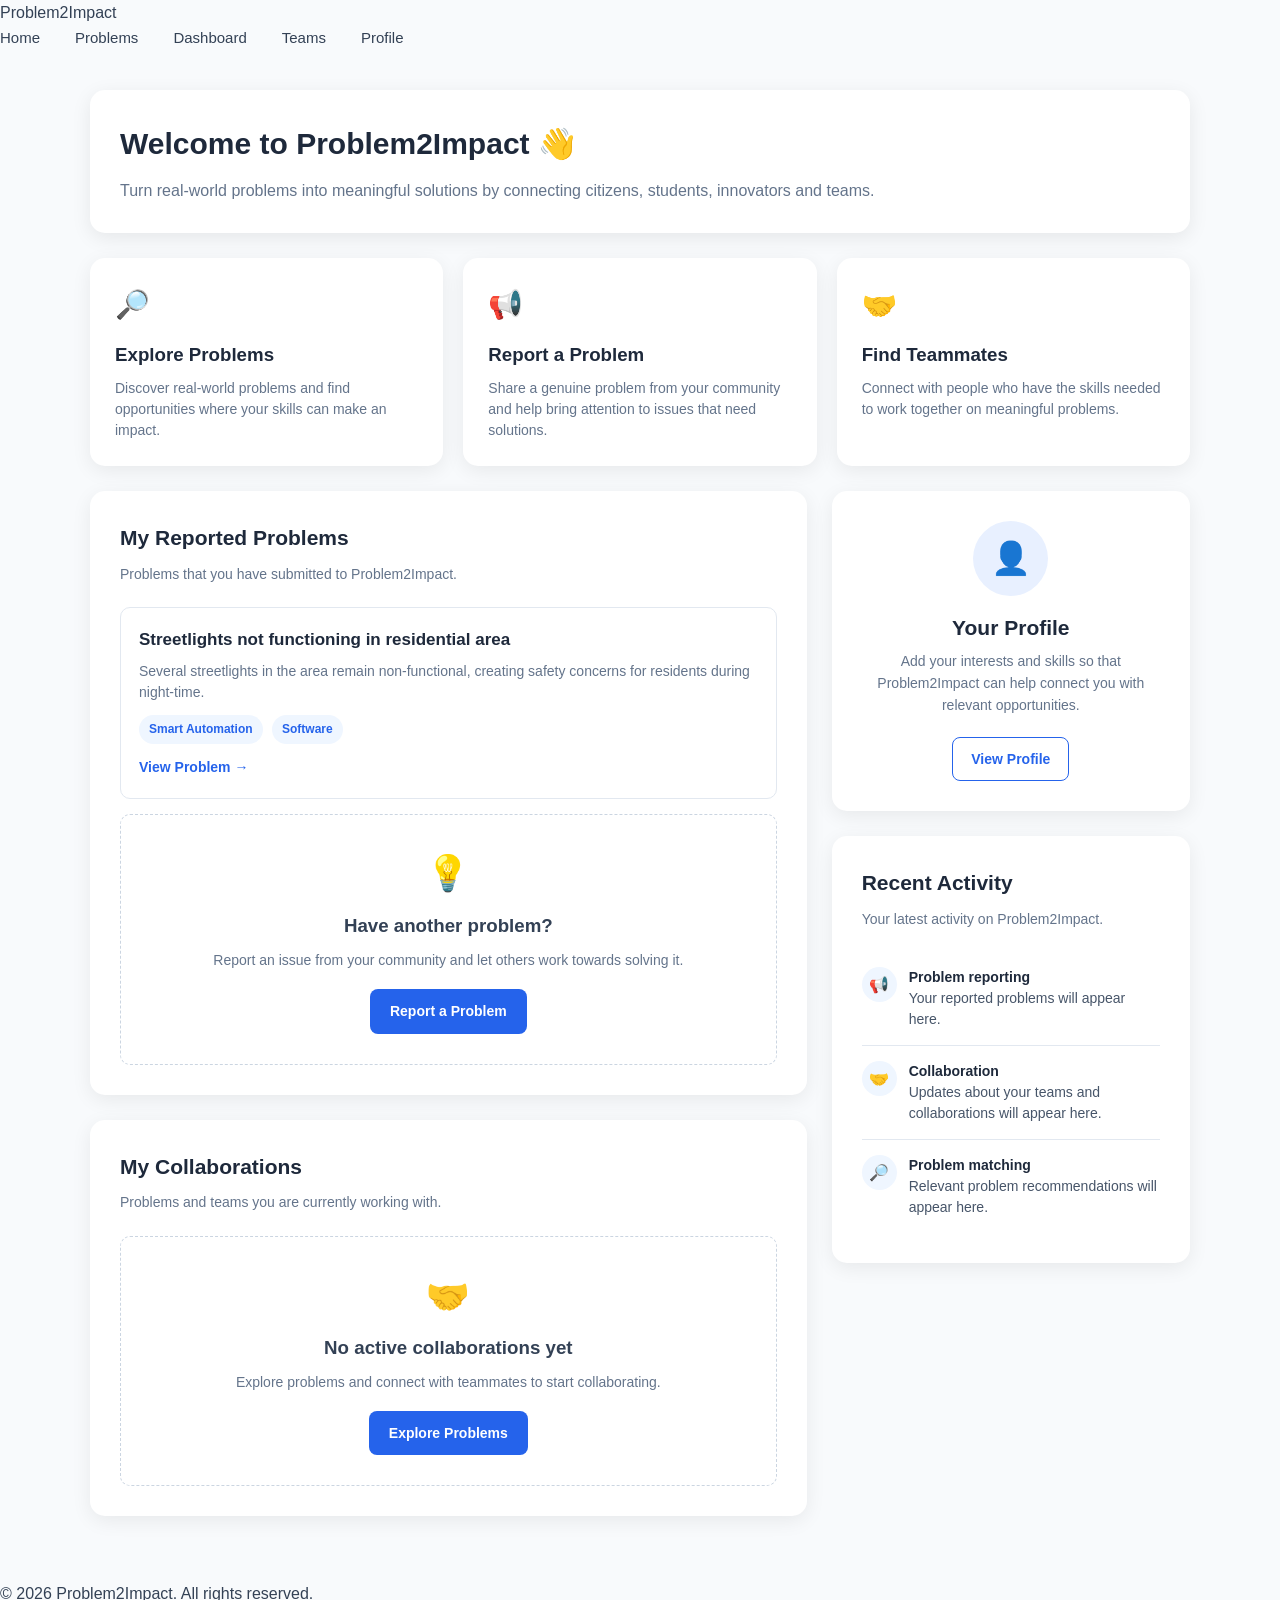
<file: frontend/dashboard.html>
<!DOCTYPE html>
<html lang="en">

<head>
    <meta charset="UTF-8">
    <meta name="viewport" content="width=device-width, initial-scale=1.0">

    <title>Dashboard | Problem2Impact</title>

    <link rel="stylesheet" href="css/style.css">

    <style>

        /* ================================
           DASHBOARD PAGE
        ================================= */

        .dashboard-container {
            max-width: 1150px;
            margin: 40px auto;
            padding: 0 25px;
        }

        /* ================================
           WELCOME SECTION
        ================================= */

        .welcome-section {
            background: white;
            padding: 30px;
            border-radius: 15px;
            box-shadow: 0 5px 20px rgba(0, 0, 0, 0.08);
            margin-bottom: 25px;
        }

        .welcome-section h1 {
            margin: 0 0 10px;
            color: #1e293b;
            font-size: 30px;
        }

        .welcome-section p {
            margin: 0;
            color: #64748b;
            line-height: 1.6;
        }


        /* ================================
           QUICK ACTIONS
        ================================= */

        .quick-actions {
            display: grid;
            grid-template-columns: repeat(3, 1fr);
            gap: 20px;
            margin-bottom: 25px;
        }

        .action-card {
            background: white;
            padding: 25px;
            border-radius: 15px;
            text-decoration: none;
            box-shadow: 0 5px 20px rgba(0, 0, 0, 0.07);
            transition: transform 0.2s ease,
                        box-shadow 0.2s ease;
        }

        .action-card:hover {
            transform: translateY(-3px);
            box-shadow: 0 8px 25px rgba(0, 0, 0, 0.10);
        }

        .action-icon {
            font-size: 28px;
            margin-bottom: 12px;
        }

        .action-card h3 {
            margin: 0 0 8px;
            color: #1e293b;
        }

        .action-card p {
            margin: 0;
            color: #64748b;
            font-size: 14px;
            line-height: 1.5;
        }


        /* ================================
           DASHBOARD GRID
        ================================= */

        .dashboard-grid {
            display: grid;
            grid-template-columns: 2fr 1fr;
            gap: 25px;
        }


        /* ================================
           DASHBOARD CARD
        ================================= */

        .dashboard-card {
            background: white;
            padding: 30px;
            border-radius: 15px;
            box-shadow: 0 5px 20px rgba(0, 0, 0, 0.07);
            margin-bottom: 25px;
        }

        .dashboard-card h2 {
            color: #1e293b;
            margin: 0 0 8px;
            font-size: 21px;
        }

        .card-description {
            color: #64748b;
            font-size: 14px;
            margin-bottom: 22px;
        }


        /* ================================
           PROBLEM ITEM
        ================================= */

        .problem-item {
            padding: 18px;
            border: 1px solid #e2e8f0;
            border-radius: 10px;
            margin-bottom: 15px;
        }

        .problem-item:last-child {
            margin-bottom: 0;
        }

        .problem-item h3 {
            margin: 0 0 8px;
            color: #1e293b;
            font-size: 17px;
        }

        .problem-item p {
            color: #64748b;
            font-size: 14px;
            line-height: 1.5;
            margin-bottom: 12px;
        }

        .problem-tag {
            display: inline-block;
            padding: 5px 10px;
            background: #eff6ff;
            color: #2563eb;
            border-radius: 15px;
            font-size: 12px;
            font-weight: 600;
            margin-right: 5px;
        }

        .view-link {
            display: inline-block;
            margin-top: 12px;
            color: #2563eb;
            text-decoration: none;
            font-size: 14px;
            font-weight: 600;
        }

        .view-link:hover {
            text-decoration: underline;
        }


        /* ================================
           EMPTY STATE
        ================================= */

        .empty-state {
            padding: 30px 20px;
            text-align: center;
            border: 1px dashed #cbd5e1;
            border-radius: 10px;
        }

        .empty-state-icon {
            font-size: 35px;
            margin-bottom: 10px;
        }

        .empty-state h3 {
            margin: 0 0 8px;
            color: #334155;
        }

        .empty-state p {
            color: #64748b;
            font-size: 14px;
            margin-bottom: 18px;
        }

        .primary-btn {
            display: inline-block;
            padding: 11px 20px;
            background: #2563eb;
            color: white;
            border-radius: 8px;
            text-decoration: none;
            font-size: 14px;
            font-weight: 600;
        }

        .primary-btn:hover {
            background: #1d4ed8;
        }


        /* ================================
           ACTIVITY
        ================================= */

        .activity-item {
            display: flex;
            gap: 12px;
            padding: 15px 0;
            border-bottom: 1px solid #e2e8f0;
        }

        .activity-item:last-child {
            border-bottom: none;
        }

        .activity-icon {
            width: 35px;
            height: 35px;
            display: flex;
            align-items: center;
            justify-content: center;
            background: #eff6ff;
            border-radius: 50%;
            flex-shrink: 0;
        }

        .activity-text {
            color: #475569;
            font-size: 14px;
            line-height: 1.5;
        }

        .activity-text strong {
            color: #1e293b;
        }


        /* ================================
           PROFILE CARD
        ================================= */

        .profile-card {
            text-align: center;
        }

        .profile-icon {
            width: 75px;
            height: 75px;
            margin: 0 auto 15px;
            border-radius: 50%;
            background: #e8f0ff;
            display: flex;
            align-items: center;
            justify-content: center;
            font-size: 32px;
        }

        .profile-card h2 {
            margin-bottom: 5px;
        }

        .profile-card p {
            color: #64748b;
            font-size: 14px;
            margin-bottom: 20px;
        }

        .secondary-btn {
            display: inline-block;
            padding: 10px 18px;
            border: 1px solid #2563eb;
            color: #2563eb;
            border-radius: 8px;
            text-decoration: none;
            font-size: 14px;
            font-weight: 600;
        }

        .secondary-btn:hover {
            background: #eff6ff;
        }


        /* ================================
           RESPONSIVE DESIGN
        ================================= */

        @media (max-width: 900px) {

            .quick-actions {
                grid-template-columns: 1fr;
            }

            .dashboard-grid {
                grid-template-columns: 1fr;
            }
        }

        @media (max-width: 600px) {

            .dashboard-container {
                padding: 0 15px;
            }

            .welcome-section,
            .dashboard-card,
            .action-card {
                padding: 22px;
            }

            .welcome-section h1 {
                font-size: 25px;
            }
        }

    </style>

</head>


<body>


    <!-- ================================
         NAVIGATION
    ================================= -->

    <header>

        <nav>

            <div class="logo">
                Problem2Impact
            </div>

            <div class="nav-links">

                <a href="index.html">
                    Home
                </a>

                <a href="problems.html">
                    Problems
                </a>

                <a href="dashboard.html">
                    Dashboard
                </a>

                <a href="teams.html">
                    Teams
                </a>

                <a href="profile.html">
                    Profile
                </a>

            </div>

        </nav>

    </header>


    <!-- ================================
         MAIN DASHBOARD
    ================================= -->

    <main class="dashboard-container">


        <!-- Welcome -->

        <section class="welcome-section">

            <h1>
                Welcome to Problem2Impact 👋
            </h1>

            <p>
                Turn real-world problems into meaningful solutions by
                connecting citizens, students, innovators and teams.
            </p>

        </section>


        <!-- ================================
             QUICK ACTIONS
        ================================= -->

        <section class="quick-actions">


            <!-- Browse Problems -->

            <a
                href="problems.html"
                class="action-card"
            >

                <div class="action-icon">
                    🔎
                </div>

                <h3>
                    Explore Problems
                </h3>

                <p>
                    Discover real-world problems and find opportunities
                    where your skills can make an impact.
                </p>

            </a>


            <!-- Post Problem -->

            <a
                href="post-problem.html"
                class="action-card"
            >

                <div class="action-icon">
                    📢
                </div>

                <h3>
                    Report a Problem
                </h3>

                <p>
                    Share a genuine problem from your community and
                    help bring attention to issues that need solutions.
                </p>

            </a>


            <!-- Find Team -->

            <a
                href="teams.html"
                class="action-card"
            >

                <div class="action-icon">
                    🤝
                </div>

                <h3>
                    Find Teammates
                </h3>

                <p>
                    Connect with people who have the skills needed to
                    work together on meaningful problems.
                </p>

            </a>


        </section>


        <!-- ================================
             DASHBOARD CONTENT
        ================================= -->

        <section class="dashboard-grid">


            <!-- ================================
                 LEFT COLUMN
            ================================= -->

            <div>


                <!-- My Problems -->

                <div class="dashboard-card">

                    <h2>
                        My Reported Problems
                    </h2>

                    <p class="card-description">
                        Problems that you have submitted to Problem2Impact.
                    </p>


                    <!-- Example problem -->

                    <div class="problem-item">

                        <h3>
                            Streetlights not functioning in residential area
                        </h3>

                        <p>
                            Several streetlights in the area remain
                            non-functional, creating safety concerns for
                            residents during night-time.
                        </p>

                        <span class="problem-tag">
                            Smart Automation
                        </span>

                        <span class="problem-tag">
                            Software
                        </span>

                        <br>

                        <a
                            href="problem-details.html"
                            class="view-link"
                        >
                            View Problem →
                        </a>

                    </div>


                    <!-- Empty/placeholder information -->

                    <div class="empty-state">

                        <div class="empty-state-icon">
                            💡
                        </div>

                        <h3>
                            Have another problem?
                        </h3>

                        <p>
                            Report an issue from your community and
                            let others work towards solving it.
                        </p>

                        <a
                            href="post-problem.html"
                            class="primary-btn"
                        >
                            Report a Problem
                        </a>

                    </div>

                </div>


                <!-- ================================
                     COLLABORATION
                ================================= -->

                <div class="dashboard-card">

                    <h2>
                        My Collaborations
                    </h2>

                    <p class="card-description">
                        Problems and teams you are currently working with.
                    </p>


                    <div class="empty-state">

                        <div class="empty-state-icon">
                            🤝
                        </div>

                        <h3>
                            No active collaborations yet
                        </h3>

                        <p>
                            Explore problems and connect with teammates
                            to start collaborating.
                        </p>

                        <a
                            href="problems.html"
                            class="primary-btn"
                        >
                            Explore Problems
                        </a>

                    </div>

                </div>


            </div>


            <!-- ================================
                 RIGHT COLUMN
            ================================= -->

            <div>


                <!-- Profile -->

                <div class="dashboard-card profile-card">

                    <div class="profile-icon">
                        👤
                    </div>

                    <h2>
                        Your Profile
                    </h2>

                    <p>
                        Add your interests and skills so that
                        Problem2Impact can help connect you with
                        relevant opportunities.
                    </p>

                    <a
                        href="profile.html"
                        class="secondary-btn"
                    >
                        View Profile
                    </a>

                </div>


                <!-- Recent Activity -->

                <div class="dashboard-card">

                    <h2>
                        Recent Activity
                    </h2>

                    <p class="card-description">
                        Your latest activity on Problem2Impact.
                    </p>


                    <div class="activity-item">

                        <div class="activity-icon">
                            📢
                        </div>

                        <div class="activity-text">

                            <strong>
                                Problem reporting
                            </strong>

                            <br>

                            Your reported problems will appear here.

                        </div>

                    </div>


                    <div class="activity-item">

                        <div class="activity-icon">
                            🤝
                        </div>

                        <div class="activity-text">

                            <strong>
                                Collaboration
                            </strong>

                            <br>

                            Updates about your teams and collaborations
                            will appear here.

                        </div>

                    </div>


                    <div class="activity-item">

                        <div class="activity-icon">
                            🔎
                        </div>

                        <div class="activity-text">

                            <strong>
                                Problem matching
                            </strong>

                            <br>

                            Relevant problem recommendations will
                            appear here.

                        </div>

                    </div>

                </div>


            </div>

        </section>


    </main>


    <!-- ================================
         FOOTER
    ================================= -->

    <footer>

        <p>
            © 2026 Problem2Impact. All rights reserved.
        </p>

    </footer>


</body>

</html>
</file>
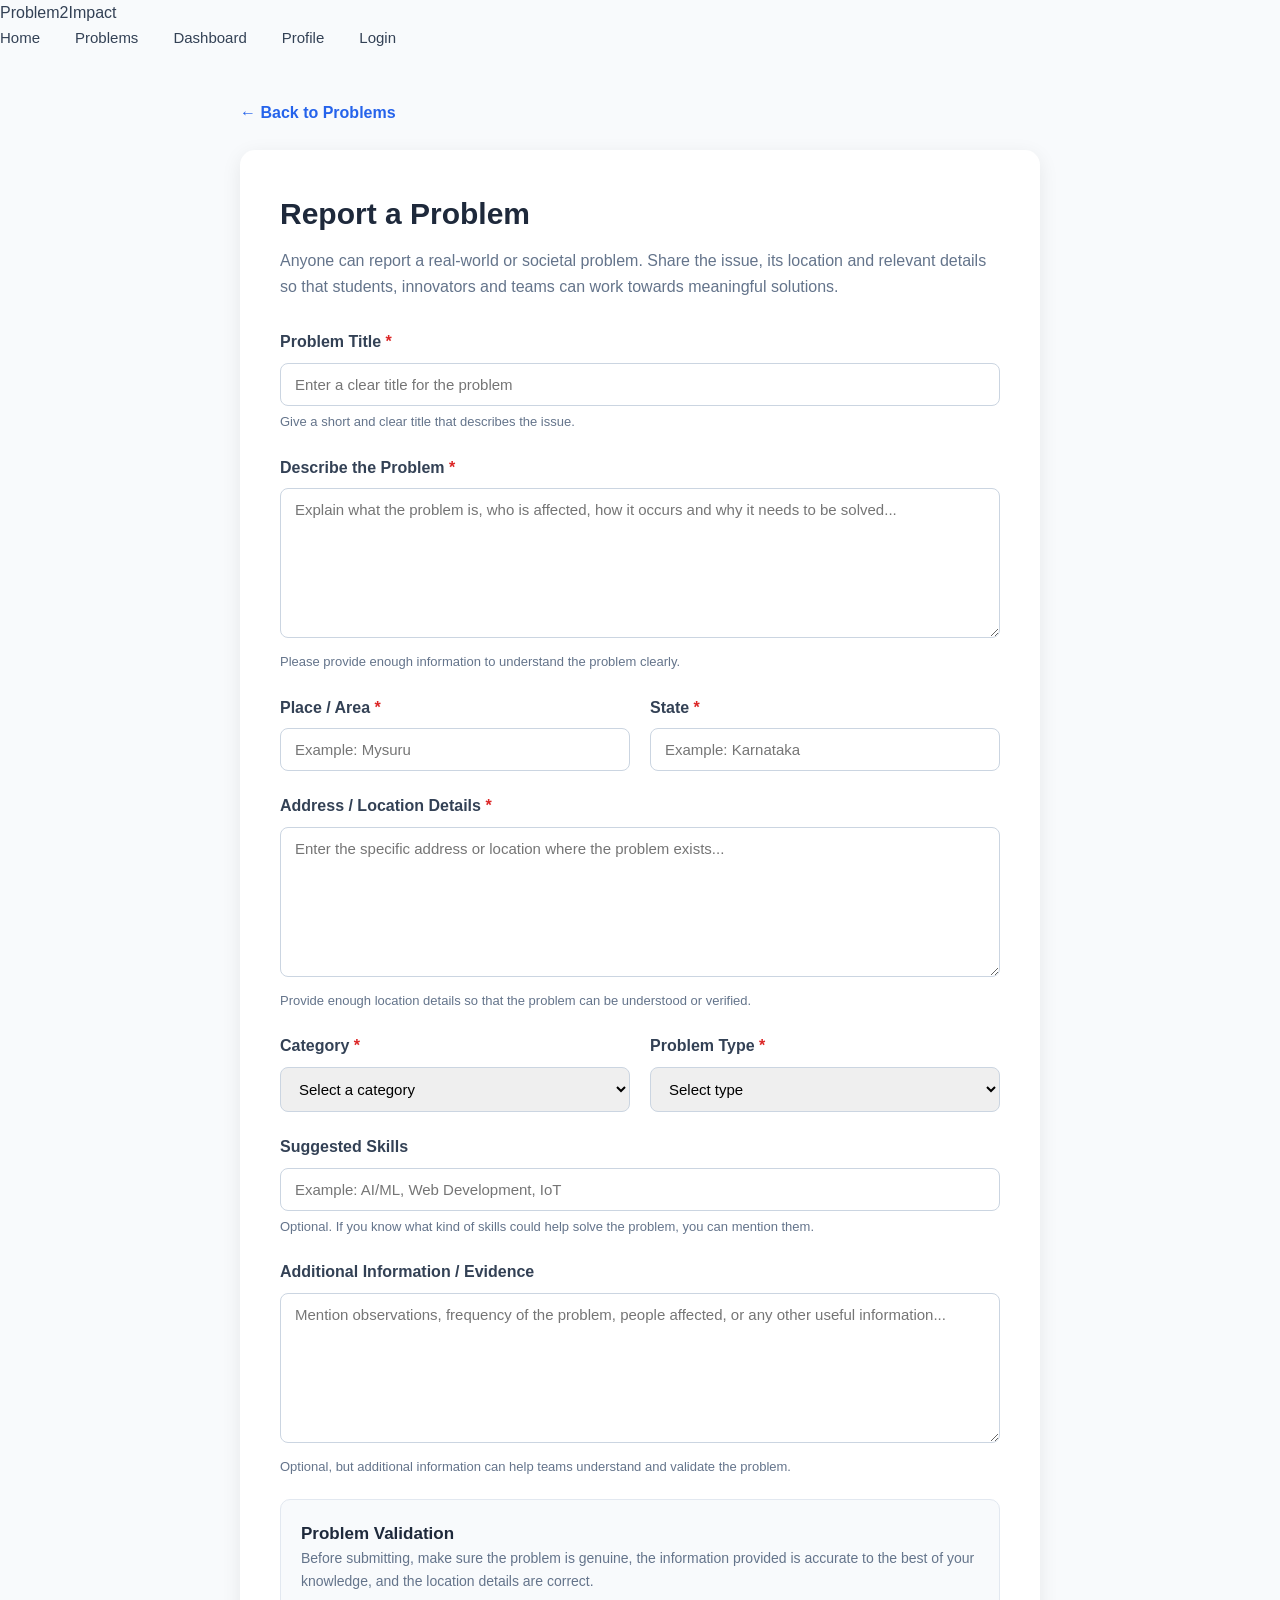
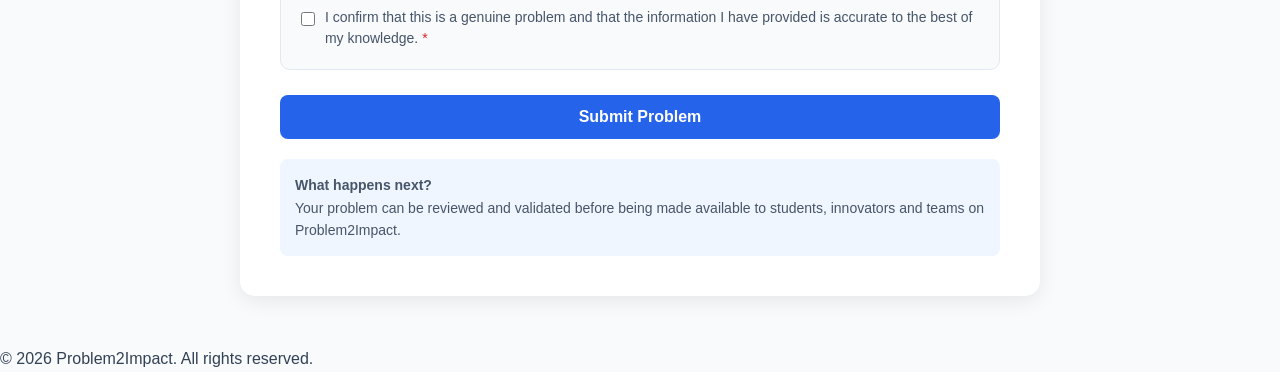
<file: frontend/post-problem.html>
<!DOCTYPE html>
<html lang="en">

<head>
    <meta charset="UTF-8">
    <meta name="viewport" content="width=device-width, initial-scale=1.0">

    <title>Post a Problem | Problem2Impact</title>

    <link rel="stylesheet" href="css/style.css">

    <style>

        /* ================================
           POST PROBLEM PAGE
        ================================= */

        .post-container {
            max-width: 850px;
            margin: 50px auto;
            padding: 0 25px;
        }

        .back-link {
            display: inline-block;
            margin-bottom: 25px;
            color: #2563eb;
            text-decoration: none;
            font-weight: 600;
        }

        .back-link:hover {
            text-decoration: underline;
        }

        .form-card {
            background: white;
            padding: 40px;
            border-radius: 15px;
            box-shadow: 0 5px 20px rgba(0, 0, 0, 0.08);
        }

        .form-card h1 {
            font-size: 30px;
            color: #1e293b;
            margin-bottom: 10px;
        }

        .form-description {
            color: #64748b;
            line-height: 1.6;
            margin-bottom: 30px;
        }

        .form-group {
            margin-bottom: 22px;
        }

        .form-group label {
            display: block;
            margin-bottom: 8px;
            color: #334155;
            font-weight: 600;
        }

        .required {
            color: #dc2626;
        }

        .form-group input,
        .form-group textarea,
        .form-group select {
            width: 100%;
            padding: 12px 14px;
            border: 1px solid #cbd5e1;
            border-radius: 8px;
            font-size: 15px;
            font-family: inherit;
            box-sizing: border-box;
            outline: none;
        }

        .form-group input:focus,
        .form-group textarea:focus,
        .form-group select:focus {
            border-color: #2563eb;
        }

        .form-group input:invalid:not(:placeholder-shown),
        .form-group textarea:invalid:not(:placeholder-shown) {
            border-color: #dc2626;
        }

        .form-group textarea {
            min-height: 150px;
            resize: vertical;
        }

        .form-row {
            display: grid;
            grid-template-columns: 1fr 1fr;
            gap: 20px;
        }

        .helper-text {
            display: block;
            margin-top: 6px;
            font-size: 13px;
            color: #64748b;
        }

        .validation-box {
            background: #f8fafc;
            border: 1px solid #e2e8f0;
            padding: 20px;
            border-radius: 10px;
            margin-bottom: 25px;
        }

        .validation-box h3 {
            margin-top: 0;
            color: #1e293b;
            font-size: 17px;
        }

        .validation-box p {
            color: #64748b;
            font-size: 14px;
            line-height: 1.6;
        }

        .checkbox-group {
            display: flex;
            align-items: flex-start;
            gap: 10px;
            margin-top: 15px;
        }

        .checkbox-group input {
            margin-top: 4px;
            width: 16px;
            height: 16px;
        }

        .checkbox-group label {
            font-size: 14px;
            color: #475569;
            line-height: 1.5;
        }

        .submit-btn {
            width: 100%;
            padding: 13px;
            border: none;
            border-radius: 8px;
            background: #2563eb;
            color: white;
            font-size: 16px;
            font-weight: 600;
            cursor: pointer;
        }

        .submit-btn:hover {
            background: #1d4ed8;
        }

        .note {
            margin-top: 20px;
            padding: 15px;
            background: #eff6ff;
            border-radius: 8px;
            color: #475569;
            font-size: 14px;
            line-height: 1.6;
        }

        @media (max-width: 700px) {

            .form-row {
                grid-template-columns: 1fr;
            }

            .form-card {
                padding: 25px;
            }

            .form-card h1 {
                font-size: 25px;
            }
        }

    </style>
</head>


<body>

    <!-- ================================
         NAVIGATION
    ================================= -->

    <header>

        <nav>

            <div class="logo">
                Problem2Impact
            </div>

            <div class="nav-links">

                <a href="index.html">Home</a>

                <a href="problems.html">Problems</a>

                <a href="dashboard.html">Dashboard</a>

                <a href="profile.html">Profile</a>

                <a href="login.html">Login</a>

            </div>

        </nav>

    </header>


    <!-- ================================
         MAIN CONTENT
    ================================= -->

    <main class="post-container">

        <a href="problems.html" class="back-link">
            ← Back to Problems
        </a>


        <section class="form-card">

            <h1>
                Report a Problem
            </h1>

            <p class="form-description">
                Anyone can report a real-world or societal problem.
                Share the issue, its location and relevant details so
                that students, innovators and teams can work towards
                meaningful solutions.
            </p>


            <!-- ================================
                 PROBLEM FORM
            ================================= -->

            <form>


                <!-- Problem Title -->

                <div class="form-group">

                    <label for="problem-title">
                        Problem Title <span class="required">*</span>
                    </label>

                    <input
                        type="text"
                        id="problem-title"
                        name="problem-title"
                        placeholder="Enter a clear title for the problem"
                        minlength="10"
                        maxlength="150"
                        required
                    >

                    <span class="helper-text">
                        Give a short and clear title that describes the issue.
                    </span>

                </div>


                <!-- Problem Description -->

                <div class="form-group">

                    <label for="problem-description">
                        Describe the Problem <span class="required">*</span>
                    </label>

                    <textarea
                        id="problem-description"
                        name="problem-description"
                        placeholder="Explain what the problem is, who is affected, how it occurs and why it needs to be solved..."
                        minlength="50"
                        maxlength="2000"
                        required
                    ></textarea>

                    <span class="helper-text">
                        Please provide enough information to understand the
                        problem clearly.
                    </span>

                </div>


                <!-- Place -->

                <div class="form-row">

                    <div class="form-group">

                        <label for="place">
                            Place / Area <span class="required">*</span>
                        </label>

                        <input
                            type="text"
                            id="place"
                            name="place"
                            placeholder="Example: Mysuru"
                            minlength="2"
                            maxlength="100"
                            required
                        >

                    </div>


                    <!-- State -->

                    <div class="form-group">

                        <label for="state">
                            State <span class="required">*</span>
                        </label>

                        <input
                            type="text"
                            id="state"
                            name="state"
                            placeholder="Example: Karnataka"
                            minlength="2"
                            maxlength="100"
                            required
                        >

                    </div>

                </div>


                <!-- Address -->

                <div class="form-group">

                    <label for="address">
                        Address / Location Details <span class="required">*</span>
                    </label>

                    <textarea
                        id="address"
                        name="address"
                        placeholder="Enter the specific address or location where the problem exists..."
                        minlength="10"
                        maxlength="500"
                        required
                    ></textarea>

                    <span class="helper-text">
                        Provide enough location details so that the problem
                        can be understood or verified.
                    </span>

                </div>


                <!-- Category + Type -->

                <div class="form-row">


                    <!-- Category -->

                    <div class="form-group">

                        <label for="category">
                            Category <span class="required">*</span>
                        </label>

                        <select
                            id="category"
                            name="category"
                            required
                        >

                            <option value="">
                                Select a category
                            </option>

                            <option value="smart-education">
                                Smart Education
                            </option>

                            <option value="healthcare">
                                MedTech / HealthTech
                            </option>

                            <option value="agriculture">
                                Agriculture & Rural Development
                            </option>

                            <option value="transportation">
                                Transportation & Logistics
                            </option>

                            <option value="smart-automation">
                                Smart Automation
                            </option>

                            <option value="clean-green">
                                Clean & Green Technology
                            </option>

                            <option value="smart-vehicles">
                                Smart Vehicles
                            </option>

                            <option value="cybersecurity">
                                Blockchain & Cybersecurity
                            </option>

                            <option value="miscellaneous">
                                Miscellaneous
                            </option>

                        </select>

                    </div>


                    <!-- Problem Type -->

                    <div class="form-group">

                        <label for="problem-type">
                            Problem Type <span class="required">*</span>
                        </label>

                        <select
                            id="problem-type"
                            name="problem-type"
                            required
                        >

                            <option value="">
                                Select type
                            </option>

                            <option value="software">
                                Software
                            </option>

                            <option value="hardware">
                                Hardware
                            </option>

                            <option value="both">
                                Software + Hardware
                            </option>

                            <option value="not-sure">
                                Not Sure
                            </option>

                        </select>

                    </div>

                </div>


                <!-- Optional Skills -->

                <div class="form-group">

                    <label for="skills">
                        Suggested Skills
                    </label>

                    <input
                        type="text"
                        id="skills"
                        name="skills"
                        placeholder="Example: AI/ML, Web Development, IoT"
                    >

                    <span class="helper-text">
                        Optional. If you know what kind of skills could help
                        solve the problem, you can mention them.
                    </span>

                </div>


                <!-- Additional Evidence -->

                <div class="form-group">

                    <label for="evidence">
                        Additional Information / Evidence
                    </label>

                    <textarea
                        id="evidence"
                        name="evidence"
                        placeholder="Mention observations, frequency of the problem, people affected, or any other useful information..."
                        maxlength="1500"
                    ></textarea>

                    <span class="helper-text">
                        Optional, but additional information can help teams
                        understand and validate the problem.
                    </span>

                </div>


                <!-- ================================
                     VALIDATION
                ================================= -->

                <div class="validation-box">

                    <h3>
                        Problem Validation
                    </h3>

                    <p>
                        Before submitting, make sure the problem is genuine,
                        the information provided is accurate to the best of
                        your knowledge, and the location details are correct.
                    </p>

                    <div class="checkbox-group">

                        <input
                            type="checkbox"
                            id="confirmation"
                            name="confirmation"
                            required
                        >

                        <label for="confirmation">
                            I confirm that this is a genuine problem and that
                            the information I have provided is accurate to the
                            best of my knowledge.
                            <span class="required">*</span>
                        </label>

                    </div>

                </div>


                <!-- Submit -->

                <button
                    type="submit"
                    class="submit-btn"
                >
                    Submit Problem
                </button>


                <div class="note">

                    <strong>What happens next?</strong><br>

                    Your problem can be reviewed and validated before being
                    made available to students, innovators and teams on
                    Problem2Impact.

                </div>


            </form>

        </section>

    </main>


    <!-- ================================
         FOOTER
    ================================= -->

    <footer>

        <p>
            © 2026 Problem2Impact. All rights reserved.
        </p>

    </footer>

</body>

</html>
</file>
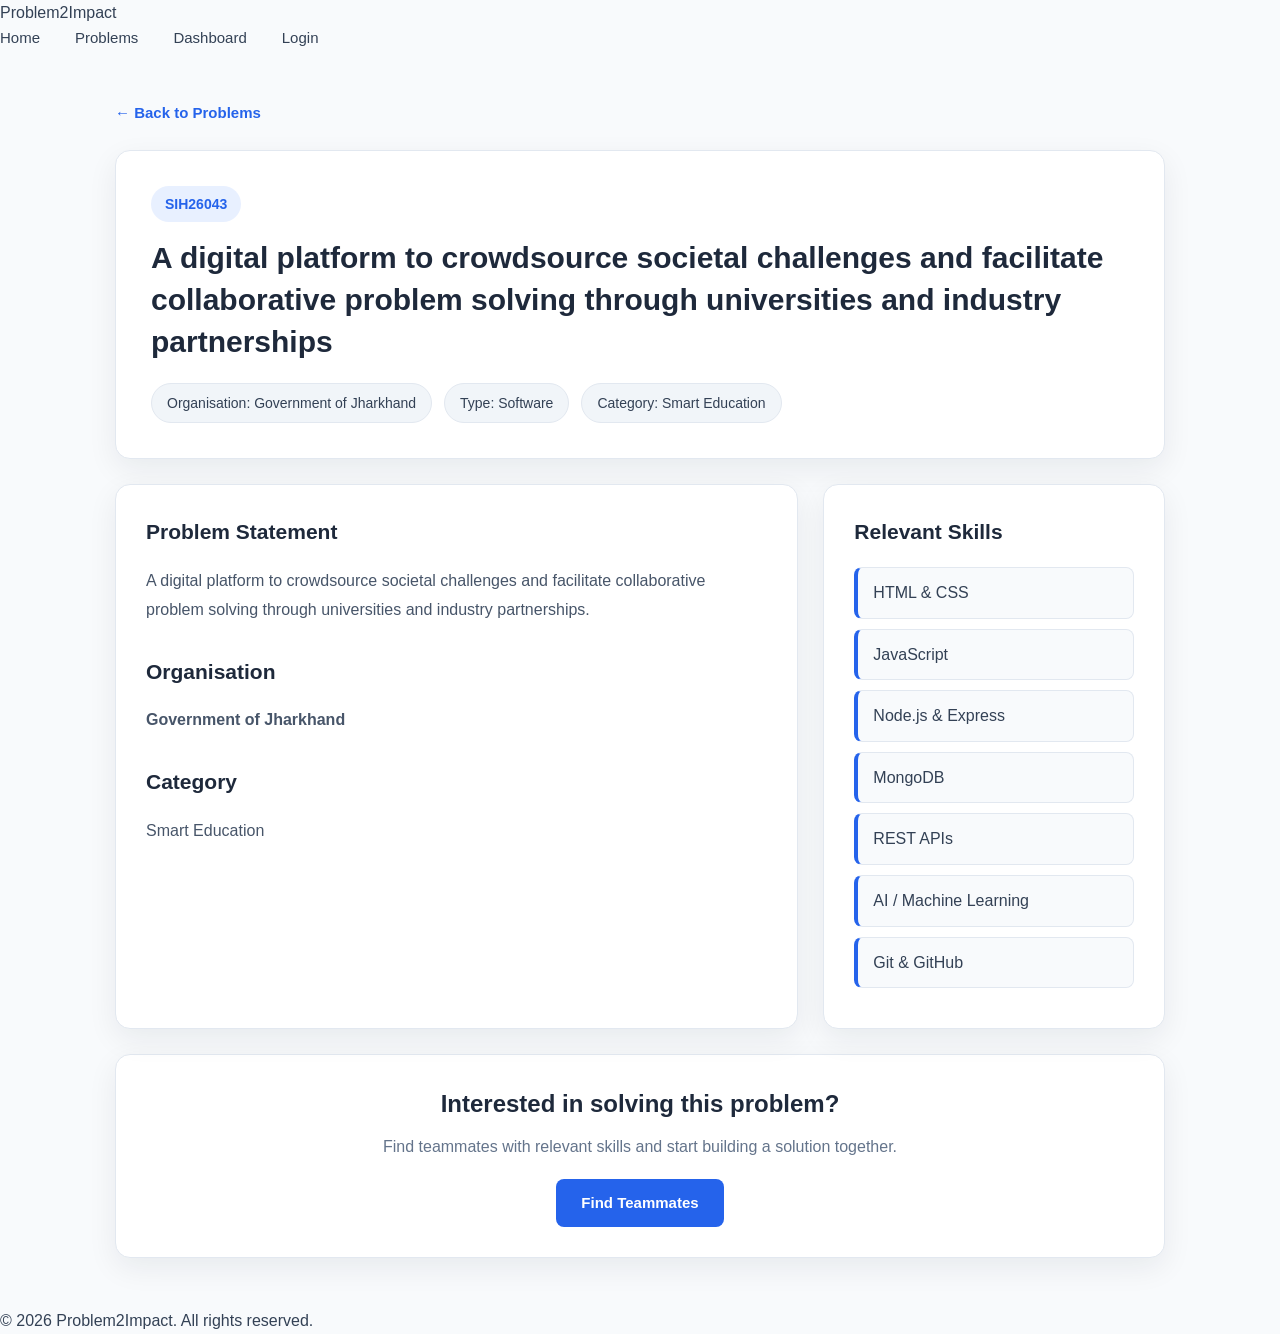
<file: frontend/problem-details.html>
<!DOCTYPE html>
<html lang="en">
<head>
    <meta charset="UTF-8">
    <meta name="viewport" content="width=device-width, initial-scale=1.0">

    <title>Problem Details | Problem2Impact</title>

    <link rel="stylesheet" href="css/style.css">

    <style>
        /* ================================
           PROBLEM DETAILS PAGE
        ================================= */

        .details-container {
            max-width: 1100px;
            margin: 50px auto;
            padding: 0 25px;
        }

        .back-link {
            display: inline-block;
            margin-bottom: 25px;
            color: #2563eb;
            text-decoration: none;
            font-weight: 600;
        }

        .back-link:hover {
            text-decoration: underline;
        }

        .problem-header {
            background: white;
            padding: 35px;
            border-radius: 15px;
            box-shadow: 0 5px 20px rgba(0, 0, 0, 0.08);
            margin-bottom: 25px;
        }

        .problem-id {
            display: inline-block;
            background: #e8f0ff;
            color: #2563eb;
            padding: 7px 14px;
            border-radius: 20px;
            font-size: 14px;
            font-weight: 600;
            margin-bottom: 15px;
        }

        .problem-title {
            font-size: 30px;
            line-height: 1.4;
            color: #1e293b;
            margin-bottom: 20px;
        }

        .problem-info {
            display: flex;
            flex-wrap: wrap;
            gap: 12px;
        }

        .info-tag {
            padding: 8px 15px;
            border-radius: 20px;
            background: #f1f5f9;
            color: #334155;
            font-size: 14px;
            font-weight: 500;
        }

        .details-grid {
            display: grid;
            grid-template-columns: 2fr 1fr;
            gap: 25px;
        }

        .details-card {
            background: white;
            padding: 30px;
            border-radius: 15px;
            box-shadow: 0 5px 20px rgba(0, 0, 0, 0.08);
        }

        .details-card h2 {
            color: #1e293b;
            font-size: 21px;
            margin-bottom: 18px;
        }

        .details-card p {
            color: #475569;
            line-height: 1.8;
            font-size: 16px;
        }

        .organisation {
            font-weight: 600;
            color: #2563eb;
        }

        .skills-list {
            list-style: none;
            padding: 0;
            margin: 0;
        }

        .skills-list li {
            background: #f8fafc;
            padding: 12px 15px;
            margin-bottom: 10px;
            border-radius: 8px;
            color: #334155;
            border-left: 4px solid #2563eb;
        }

        .action-section {
            margin-top: 25px;
            background: white;
            padding: 30px;
            border-radius: 15px;
            box-shadow: 0 5px 20px rgba(0, 0, 0, 0.08);
            text-align: center;
        }

        .action-section h2 {
            color: #1e293b;
            margin-bottom: 10px;
        }

        .action-section p {
            color: #64748b;
            margin-bottom: 20px;
        }

        .primary-btn {
            display: inline-block;
            background: #2563eb;
            color: white;
            padding: 12px 25px;
            border-radius: 8px;
            text-decoration: none;
            font-weight: 600;
            border: none;
            cursor: pointer;
        }

        .primary-btn:hover {
            background: #1d4ed8;
        }

        @media (max-width: 800px) {
            .details-grid {
                grid-template-columns: 1fr;
            }

            .problem-title {
                font-size: 24px;
            }

            .problem-header,
            .details-card,
            .action-section {
                padding: 22px;
            }
        }
    </style>
</head>

<body>

    <!-- Navigation -->
    <header>
        <nav>
            <div class="logo">
                Problem2Impact
            </div>

            <div class="nav-links">
                <a href="index.html">Home</a>
                <a href="problems.html">Problems</a>
                <a href="dashboard.html">Dashboard</a>
                <a href="login.html">Login</a>
            </div>
        </nav>
    </header>


    <!-- Main Content -->
    <main class="details-container">

        <!-- Back Button -->
        <a href="problems.html" class="back-link">
            ← Back to Problems
        </a>


        <!-- Problem Header -->
        <section class="problem-header">

            <span class="problem-id">
                SIH26043
            </span>

            <h1 class="problem-title">
                A digital platform to crowdsource societal challenges and
                facilitate collaborative problem solving through universities
                and industry partnerships
            </h1>

            <div class="problem-info">

                <span class="info-tag">
                    Organisation: Government of Jharkhand
                </span>

                <span class="info-tag">
                    Type: Software
                </span>

                <span class="info-tag">
                    Category: Smart Education
                </span>

            </div>

        </section>


        <!-- Details -->
        <section class="details-grid">

            <!-- Problem Description -->
            <div class="details-card">

                <h2>
                    Problem Statement
                </h2>

                <p>
                    A digital platform to crowdsource societal challenges
                    and facilitate collaborative problem solving through
                    universities and industry partnerships.
                </p>

                <h2 style="margin-top: 30px;">
                    Organisation
                </h2>

                <p class="organisation">
                    Government of Jharkhand
                </p>

                <h2 style="margin-top: 30px;">
                    Category
                </h2>

                <p>
                    Smart Education
                </p>

            </div>


            <!-- Required Skills -->
            <div class="details-card">

                <h2>
                    Relevant Skills
                </h2>

                <ul class="skills-list">

                    <li>
                        HTML & CSS
                    </li>

                    <li>
                        JavaScript
                    </li>

                    <li>
                        Node.js & Express
                    </li>

                    <li>
                        MongoDB
                    </li>

                    <li>
                        REST APIs
                    </li>

                    <li>
                        AI / Machine Learning
                    </li>

                    <li>
                        Git & GitHub
                    </li>

                </ul>

            </div>

        </section>


        <!-- Action Section -->
        <section class="action-section">

            <h2>
                Interested in solving this problem?
            </h2>

            <p>
                Find teammates with relevant skills and start building
                a solution together.
            </p>

            <a href="teams.html" class="primary-btn">
                Find Teammates
            </a>

        </section>

    </main>


    <!-- Footer -->
    <footer>
        <p>
            © 2026 Problem2Impact. All rights reserved.
        </p>
    </footer>

</body>
</html>
</file>
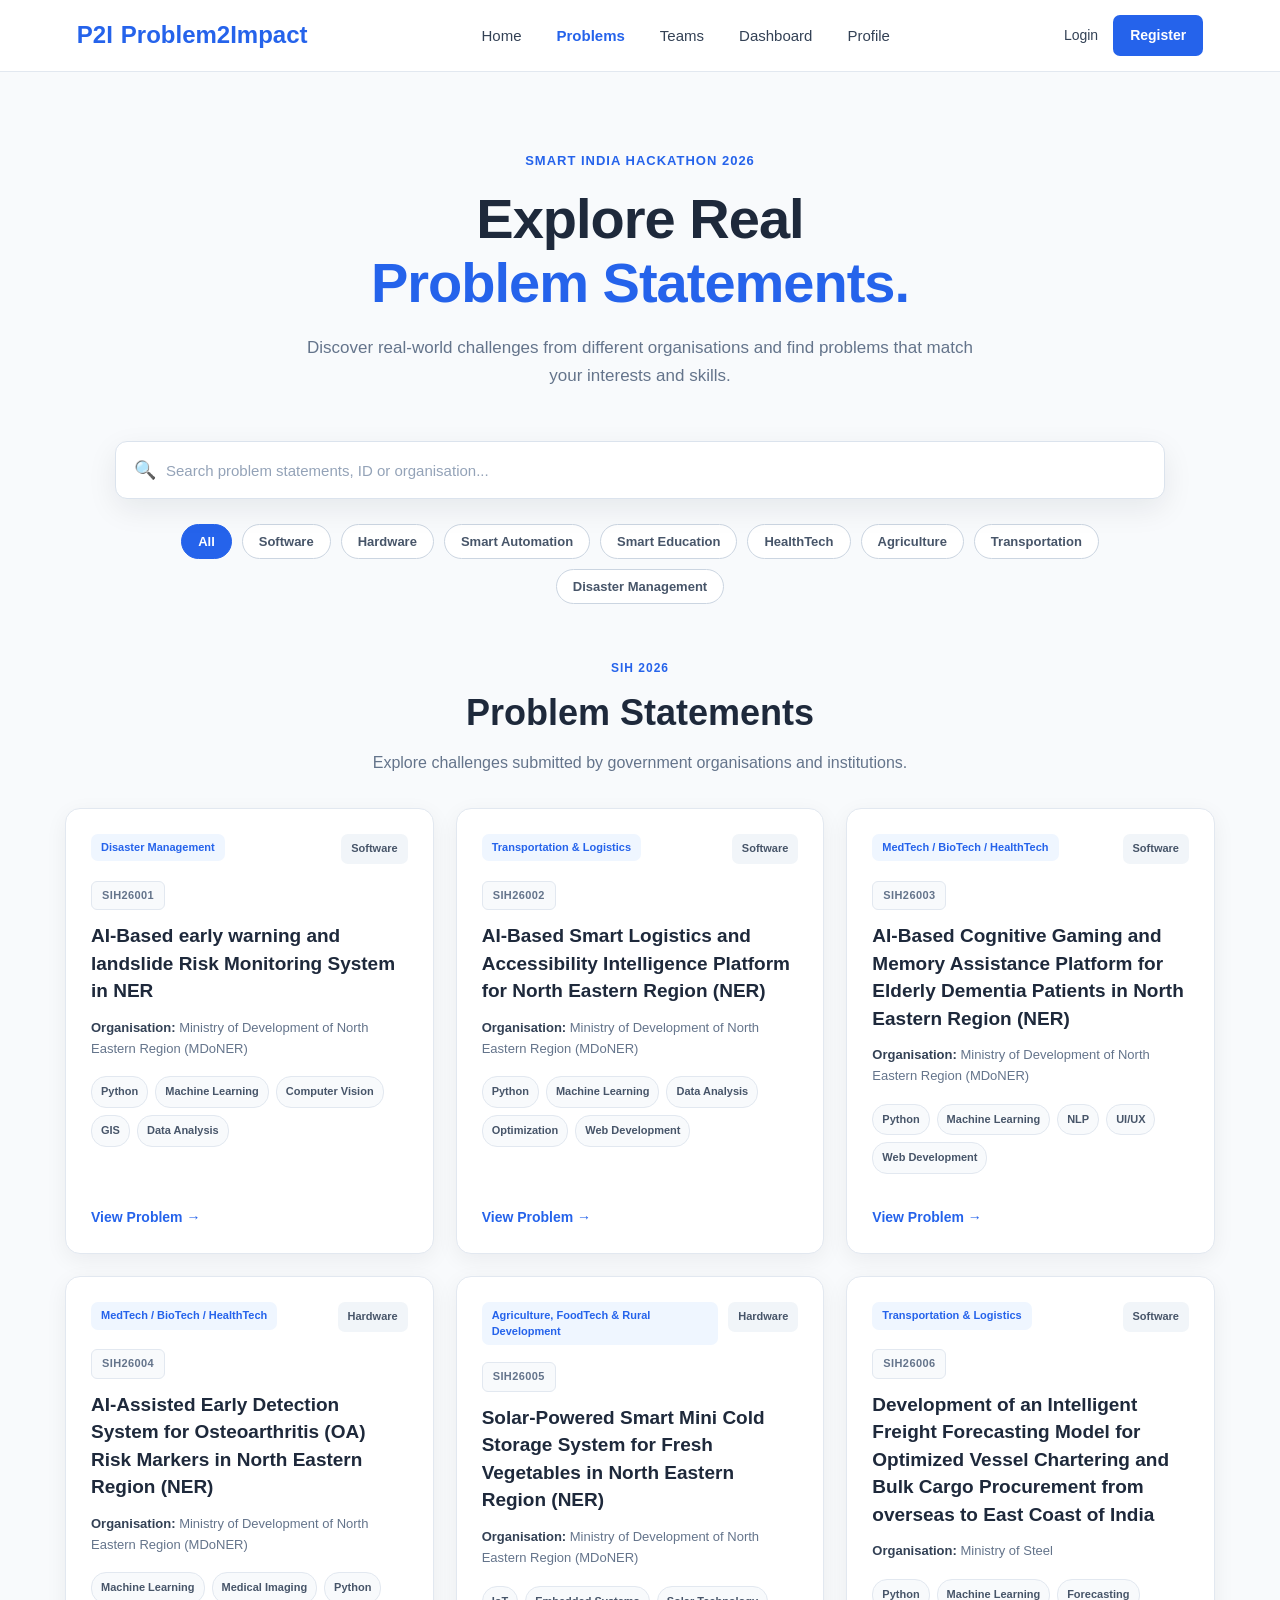
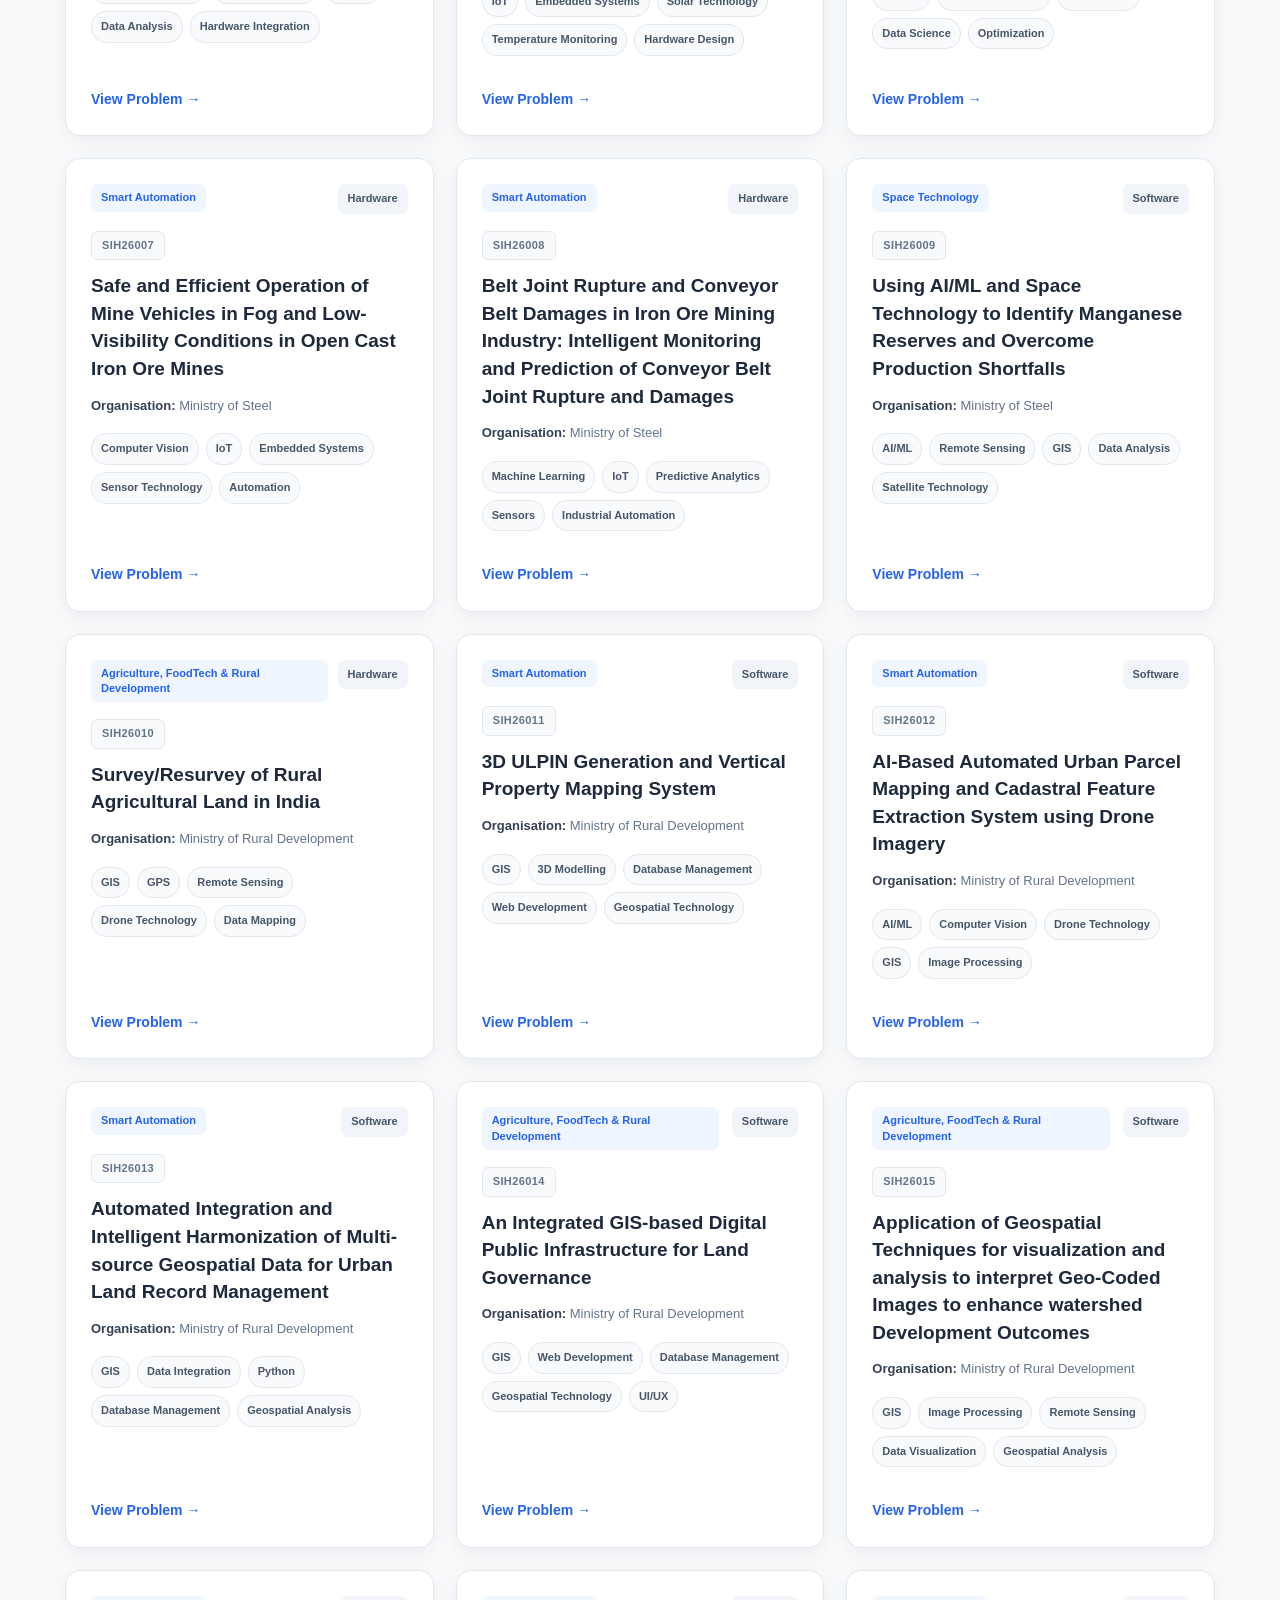
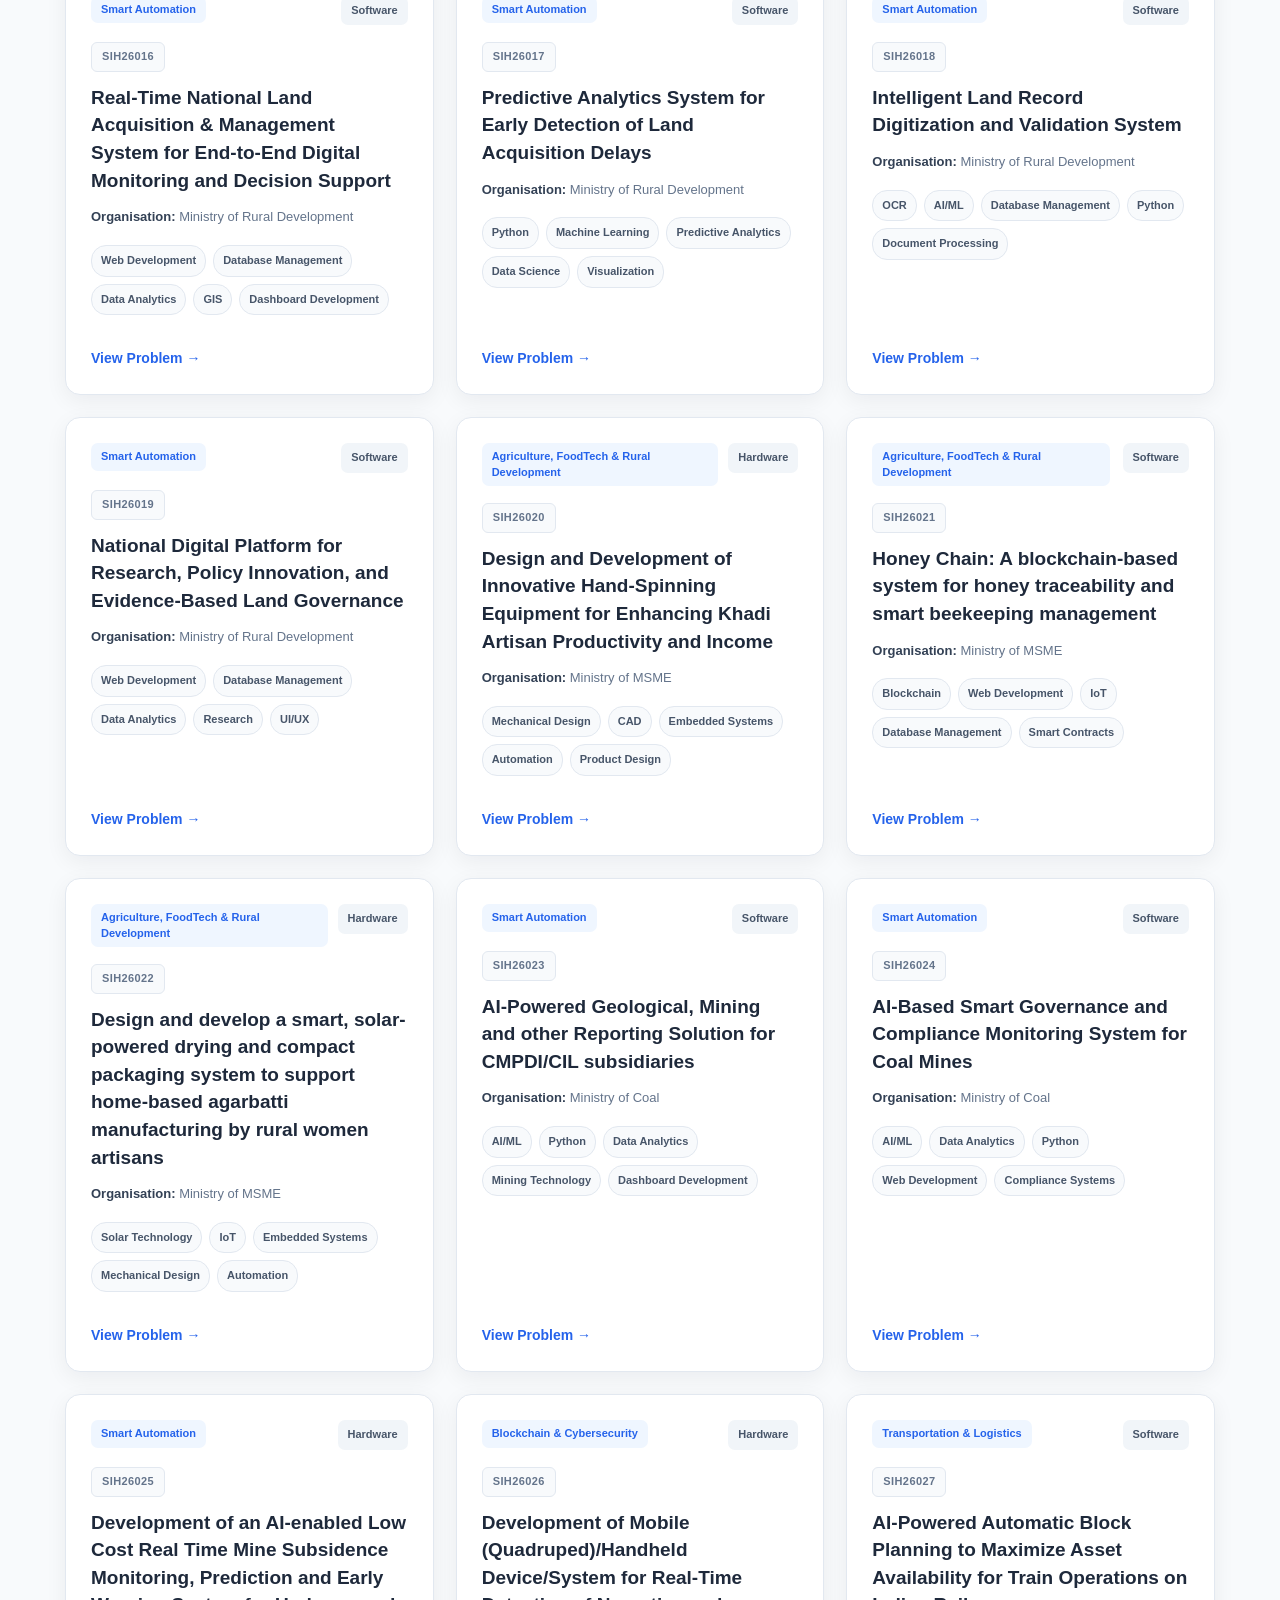
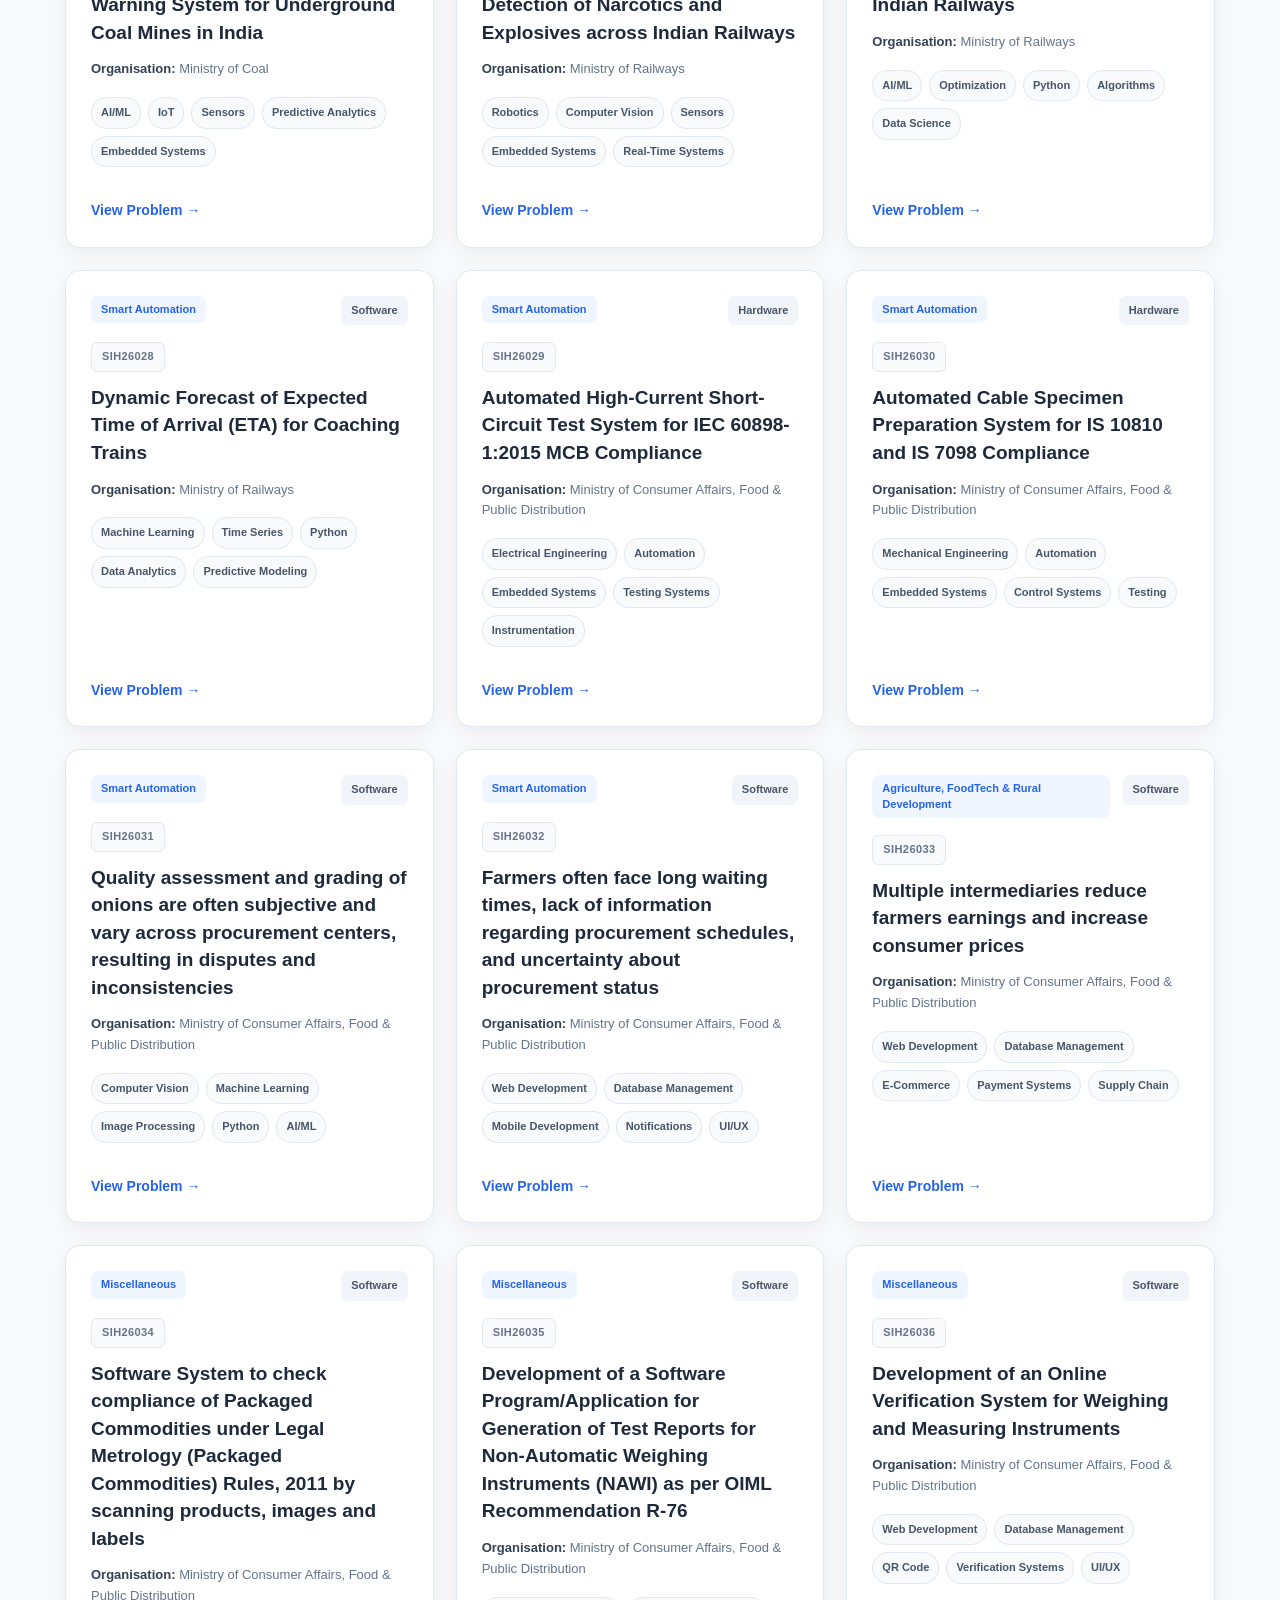
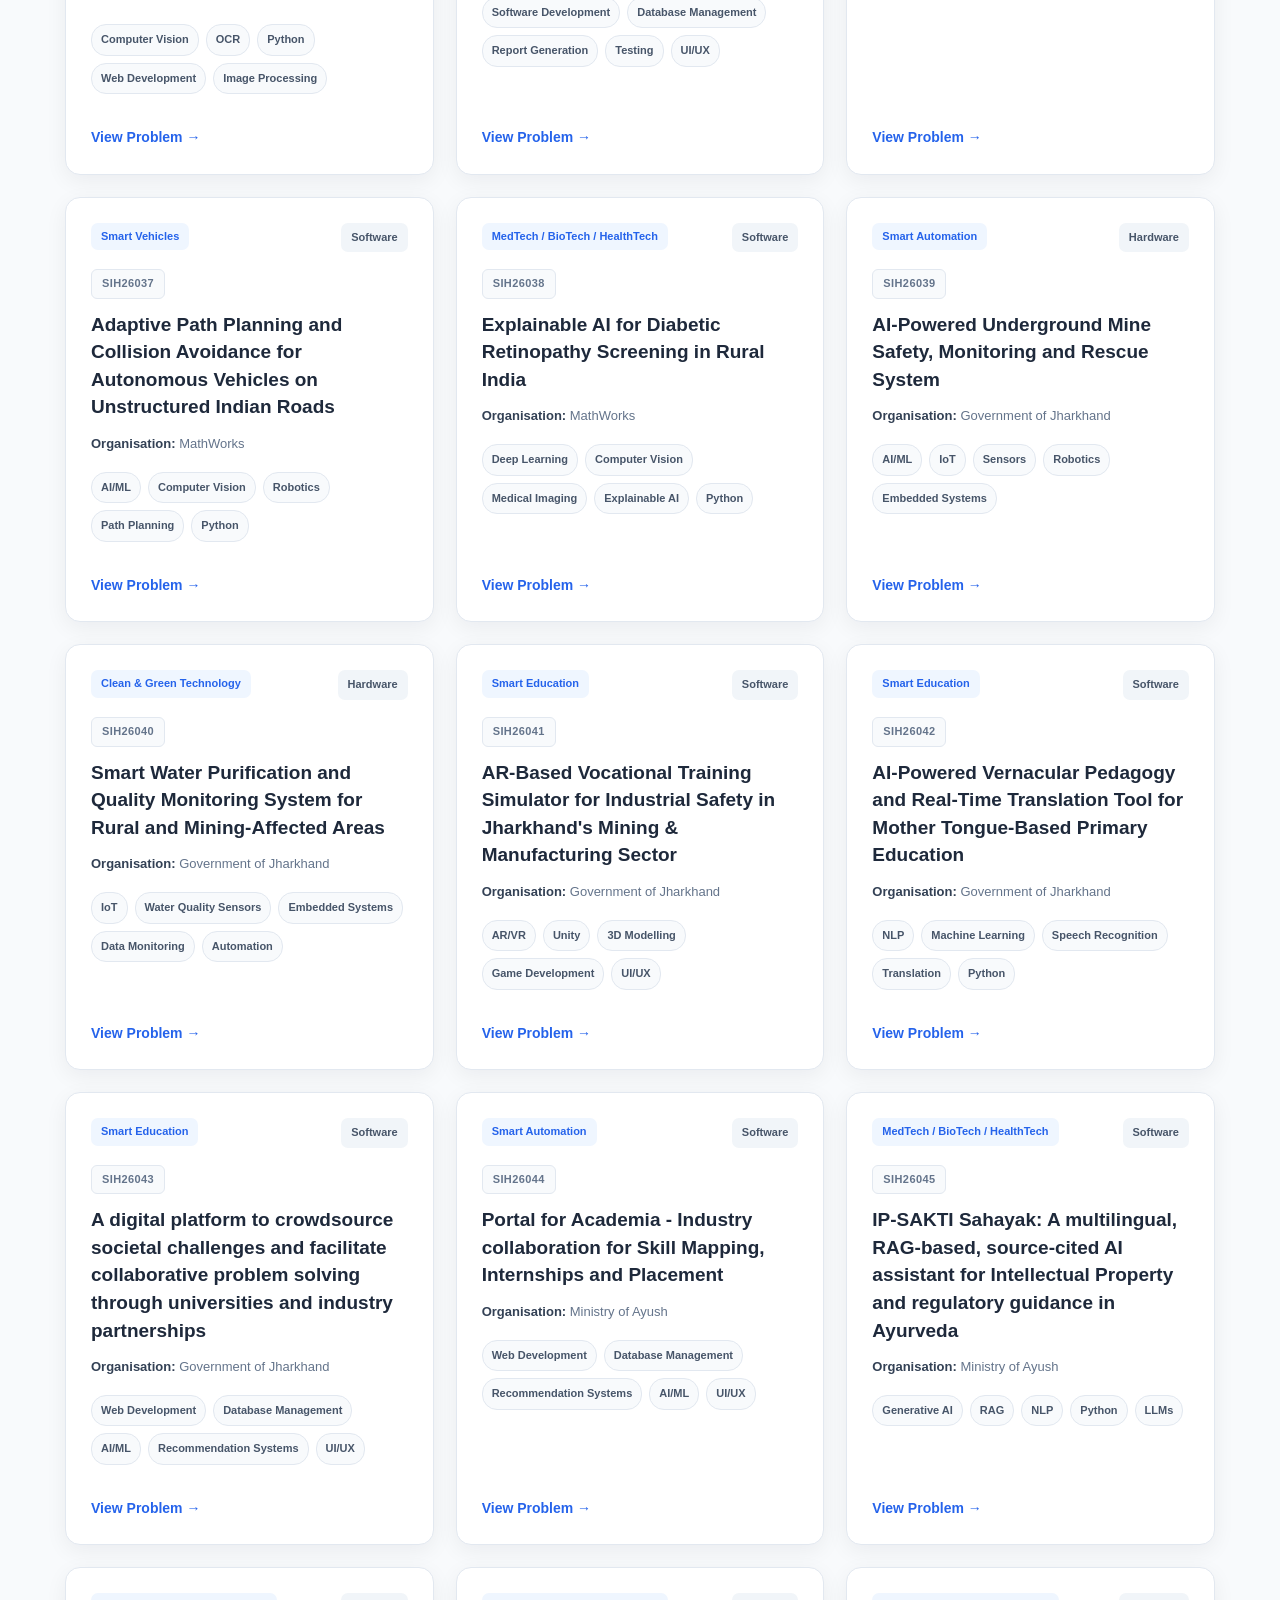
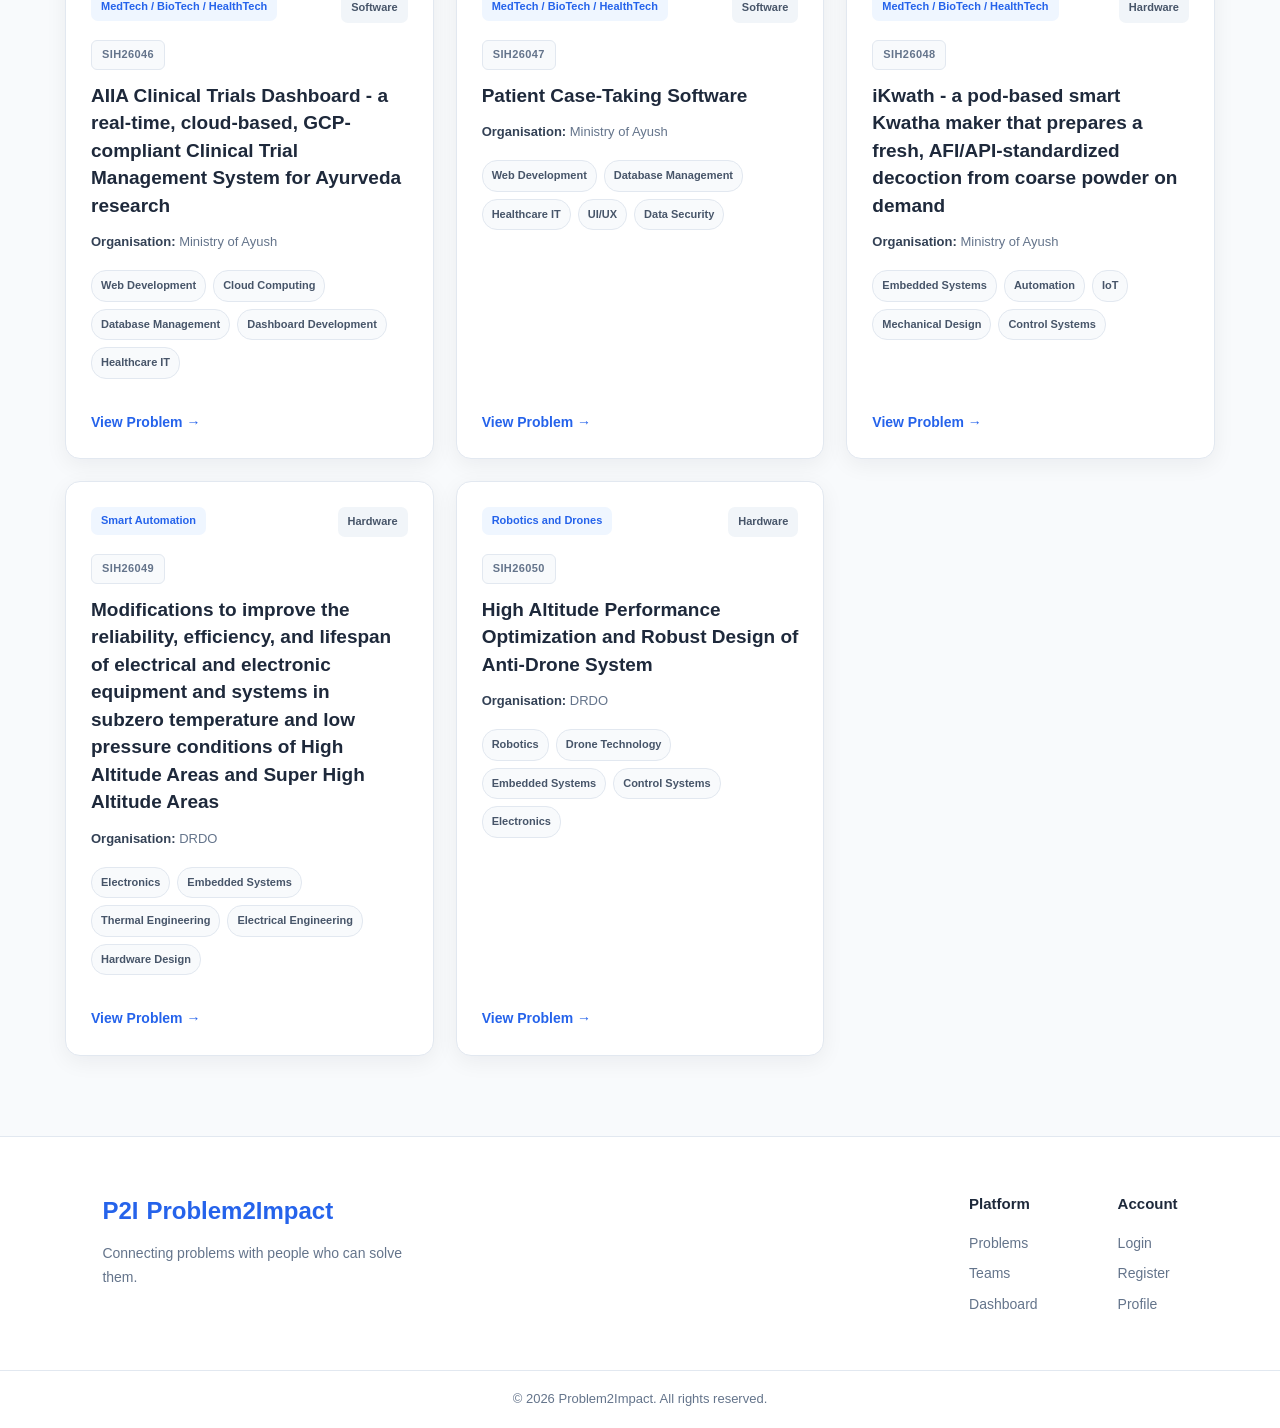
<file: frontend/problems.html>
<!DOCTYPE html>
<html lang="en">

<head>
    <meta charset="UTF-8">
    <meta name="viewport" content="width=device-width, initial-scale=1.0">

    <title>Problems | Problem2Impact</title>

    <link rel="stylesheet" href="css/style.css">
</head>

<body>

    <!-- ================= NAVIGATION BAR ================= -->

    <header class="navbar">

        <div class="logo">
            <span class="logo-mark">P2I</span>
            <span class="logo-text">Problem2Impact</span>
        </div>

        <nav class="nav-links">

            <a href="index.html">Home</a>

            <a href="problems.html" class="active">
                Problems
            </a>

            <a href="teams.html">
                Teams
            </a>

            <a href="dashboard.html">
                Dashboard
            </a>

            <a href="profile.html">
                Profile
            </a>

        </nav>

        <div class="nav-actions">

            <a href="login.html" class="login-link">
                Login
            </a>

            <a href="register.html" class="register-btn">
                Register
            </a>

        </div>

    </header>


    <!-- ================= HERO SECTION ================= -->

    <section class="problems-hero">

        <div class="problems-heading">

            <span class="hero-label">
                SMART INDIA HACKATHON 2026
            </span>

            <h1>
                Explore Real
                <span>Problem Statements.</span>
            </h1>

            <p>
                Discover real-world challenges from different
                organisations and find problems that match
                your interests and skills.
            </p>

        </div>

    </section>


    <!-- ================= SEARCH AREA ================= -->

    <section class="problem-search">

        <div class="search-box">

            <span class="search-icon">🔍</span>

            <input
                type="text"
                placeholder="Search problem statements, ID or organisation..."
            >

        </div>

    </section>


    <!-- ================= FILTER AREA ================= -->

    <section class="problem-filters">

        <button class="filter-btn active">
            All
        </button>

        <button class="filter-btn">
            Software
        </button>

        <button class="filter-btn">
            Hardware
        </button>

        <button class="filter-btn">
            Smart Automation
        </button>

        <button class="filter-btn">
            Smart Education
        </button>

        <button class="filter-btn">
            HealthTech
        </button>

        <button class="filter-btn">
            Agriculture
        </button>

        <button class="filter-btn">
            Transportation
        </button>

        <button class="filter-btn">
            Disaster Management
        </button>

    </section>


    <!-- ================= PROBLEMS SECTION ================= -->

    <main class="problems-section">

        <div class="section-heading">

            <span>SIH 2026</span>

            <h2>
                Problem Statements
            </h2>

            <p>
                Explore challenges submitted by government
                organisations and institutions.
            </p>

        </div>


        <!-- ================= PROBLEM 1 ================= -->

        <article class="problem-card">

            <div class="problem-card-top">

                <span class="problem-category">
                    Disaster Management
                </span>

                <span class="problem-type">
                    Software
                </span>

            </div>


            <span class="problem-id">
                SIH26001
            </span>


            <h3>
                AI-Based early warning and landslide Risk
                Monitoring System in NER
            </h3>


            <p class="problem-organisation">

                <strong>Organisation:</strong>

                Ministry of Development of North Eastern Region (MDoNER)

            </p>


            <div class="problem-tags">

                <span>Python</span>
                <span>Machine Learning</span>
                <span>Computer Vision</span>
                <span>GIS</span>
                <span>Data Analysis</span>

            </div>


            <a href="problem-details.html?id=SIH26001"
               class="problem-link">

                View Problem →

            </a>

        </article>



        <!-- ================= PROBLEM 2 ================= -->

        <article class="problem-card">

            <div class="problem-card-top">

                <span class="problem-category">
                    Transportation & Logistics
                </span>

                <span class="problem-type">
                    Software
                </span>

            </div>


            <span class="problem-id">
                SIH26002
            </span>


            <h3>
                AI-Based Smart Logistics and Accessibility
                Intelligence Platform for North Eastern Region (NER)
            </h3>


            <p class="problem-organisation">

                <strong>Organisation:</strong>

                Ministry of Development of North Eastern Region (MDoNER)

            </p>


            <div class="problem-tags">

                <span>Python</span>
                <span>Machine Learning</span>
                <span>Data Analysis</span>
                <span>Optimization</span>
                <span>Web Development</span>

            </div>


            <a href="problem-details.html?id=SIH26002"
               class="problem-link">

                View Problem →

            </a>

        </article>



        <!-- ================= PROBLEM 3 ================= -->

        <article class="problem-card">

            <div class="problem-card-top">

                <span class="problem-category">
                    MedTech / BioTech / HealthTech
                </span>

                <span class="problem-type">
                    Software
                </span>

            </div>


            <span class="problem-id">
                SIH26003
            </span>


            <h3>
                AI-Based Cognitive Gaming and Memory Assistance
                Platform for Elderly Dementia Patients in North
                Eastern Region (NER)
            </h3>


            <p class="problem-organisation">

                <strong>Organisation:</strong>

                Ministry of Development of North Eastern Region (MDoNER)

            </p>


            <div class="problem-tags">

                <span>Python</span>
                <span>Machine Learning</span>
                <span>NLP</span>
                <span>UI/UX</span>
                <span>Web Development</span>

            </div>


            <a href="problem-details.html?id=SIH26003"
               class="problem-link">

                View Problem →

            </a>

        </article>



        <!-- ================= PROBLEM 4 ================= -->

        <article class="problem-card">

            <div class="problem-card-top">

                <span class="problem-category">
                    MedTech / BioTech / HealthTech
                </span>

                <span class="problem-type">
                    Hardware
                </span>

            </div>


            <span class="problem-id">
                SIH26004
            </span>


            <h3>
                AI-Assisted Early Detection System for
                Osteoarthritis (OA) Risk Markers in North
                Eastern Region (NER)
            </h3>


            <p class="problem-organisation">

                <strong>Organisation:</strong>

                Ministry of Development of North Eastern Region (MDoNER)

            </p>


            <div class="problem-tags">

                <span>Machine Learning</span>
                <span>Medical Imaging</span>
                <span>Python</span>
                <span>Data Analysis</span>
                <span>Hardware Integration</span>

            </div>


            <a href="problem-details.html?id=SIH26004"
               class="problem-link">

                View Problem →

            </a>

        </article>



        <!-- ================= PROBLEM 5 ================= -->

        <article class="problem-card">

            <div class="problem-card-top">

                <span class="problem-category">
                    Agriculture, FoodTech & Rural Development
                </span>

                <span class="problem-type">
                    Hardware
                </span>

            </div>


            <span class="problem-id">
                SIH26005
            </span>


            <h3>
                Solar-Powered Smart Mini Cold Storage System
                for Fresh Vegetables in North Eastern Region (NER)
            </h3>


            <p class="problem-organisation">

                <strong>Organisation:</strong>

                Ministry of Development of North Eastern Region (MDoNER)

            </p>


            <div class="problem-tags">

                <span>IoT</span>
                <span>Embedded Systems</span>
                <span>Solar Technology</span>
                <span>Temperature Monitoring</span>
                <span>Hardware Design</span>

            </div>


            <a href="problem-details.html?id=SIH26005"
               class="problem-link">

                View Problem →

            </a>

        </article>



        <!-- ================= PROBLEM 6 ================= -->

        <article class="problem-card">

            <div class="problem-card-top">

                <span class="problem-category">
                    Transportation & Logistics
                </span>

                <span class="problem-type">
                    Software
                </span>

            </div>


            <span class="problem-id">
                SIH26006
            </span>


            <h3>
                Development of an Intelligent Freight Forecasting
                Model for Optimized Vessel Chartering and Bulk
                Cargo Procurement from overseas to East Coast of India
            </h3>


            <p class="problem-organisation">

                <strong>Organisation:</strong>

                Ministry of Steel

            </p>


            <div class="problem-tags">

                <span>Python</span>
                <span>Machine Learning</span>
                <span>Forecasting</span>
                <span>Data Science</span>
                <span>Optimization</span>

            </div>


            <a href="problem-details.html?id=SIH26006"
               class="problem-link">

                View Problem →

            </a>

        </article>



        <!-- ================= PROBLEM 7 ================= -->

        <article class="problem-card">

            <div class="problem-card-top">

                <span class="problem-category">
                    Smart Automation
                </span>

                <span class="problem-type">
                    Hardware
                </span>

            </div>


            <span class="problem-id">
                SIH26007
            </span>


            <h3>
                Safe and Efficient Operation of Mine Vehicles
                in Fog and Low-Visibility Conditions in Open
                Cast Iron Ore Mines
            </h3>


            <p class="problem-organisation">

                <strong>Organisation:</strong>

                Ministry of Steel

            </p>


            <div class="problem-tags">

                <span>Computer Vision</span>
                <span>IoT</span>
                <span>Embedded Systems</span>
                <span>Sensor Technology</span>
                <span>Automation</span>

            </div>


            <a href="problem-details.html?id=SIH26007"
               class="problem-link">

                View Problem →

            </a>

        </article>



        <!-- ================= PROBLEM 8 ================= -->

        <article class="problem-card">

            <div class="problem-card-top">

                <span class="problem-category">
                    Smart Automation
                </span>

                <span class="problem-type">
                    Hardware
                </span>

            </div>


            <span class="problem-id">
                SIH26008
            </span>


            <h3>
                Belt Joint Rupture and Conveyor Belt Damages
                in Iron Ore Mining Industry: Intelligent Monitoring
                and Prediction of Conveyor Belt Joint Rupture and
                Damages
            </h3>


            <p class="problem-organisation">

                <strong>Organisation:</strong>

                Ministry of Steel

            </p>


            <div class="problem-tags">

                <span>Machine Learning</span>
                <span>IoT</span>
                <span>Predictive Analytics</span>
                <span>Sensors</span>
                <span>Industrial Automation</span>

            </div>


            <a href="problem-details.html?id=SIH26008"
               class="problem-link">

                View Problem →

            </a>

        </article>



        <!-- ================= PROBLEM 9 ================= -->

        <article class="problem-card">

            <div class="problem-card-top">

                <span class="problem-category">
                    Space Technology
                </span>

                <span class="problem-type">
                    Software
                </span>

            </div>


            <span class="problem-id">
                SIH26009
            </span>


            <h3>
                Using AI/ML and Space Technology to Identify
                Manganese Reserves and Overcome Production Shortfalls
            </h3>


            <p class="problem-organisation">

                <strong>Organisation:</strong>

                Ministry of Steel

            </p>


            <div class="problem-tags">

                <span>AI/ML</span>
                <span>Remote Sensing</span>
                <span>GIS</span>
                <span>Data Analysis</span>
                <span>Satellite Technology</span>

            </div>


            <a href="problem-details.html?id=SIH26009"
               class="problem-link">

                View Problem →

            </a>

        </article>



        <!-- ================= PROBLEM 10 ================= -->

        <article class="problem-card">

            <div class="problem-card-top">

                <span class="problem-category">
                    Agriculture, FoodTech & Rural Development
                </span>

                <span class="problem-type">
                    Hardware
                </span>

            </div>


            <span class="problem-id">
                SIH26010
            </span>


            <h3>
                Survey/Resurvey of Rural Agricultural Land in India
            </h3>


            <p class="problem-organisation">

                <strong>Organisation:</strong>

                Ministry of Rural Development

            </p>


            <div class="problem-tags">

                <span>GIS</span>
                <span>GPS</span>
                <span>Remote Sensing</span>
                <span>Drone Technology</span>
                <span>Data Mapping</span>

            </div>


            <a href="problem-details.html?id=SIH26010"
               class="problem-link">

                View Problem →

            </a>

        </article>



        <!-- ================= PROBLEM 11 ================= -->

        <article class="problem-card">

            <div class="problem-card-top">

                <span class="problem-category">
                    Smart Automation
                </span>

                <span class="problem-type">
                    Software
                </span>

            </div>


            <span class="problem-id">
                SIH26011
            </span>


            <h3>
                3D ULPIN Generation and Vertical Property
                Mapping System
            </h3>


            <p class="problem-organisation">

                <strong>Organisation:</strong>

                Ministry of Rural Development

            </p>


            <div class="problem-tags">

                <span>GIS</span>
                <span>3D Modelling</span>
                <span>Database Management</span>
                <span>Web Development</span>
                <span>Geospatial Technology</span>

            </div>


            <a href="problem-details.html?id=SIH26011"
               class="problem-link">

                View Problem →

            </a>

        </article>



        <!-- ================= PROBLEM 12 ================= -->

        <article class="problem-card">

            <div class="problem-card-top">

                <span class="problem-category">
                    Smart Automation
                </span>

                <span class="problem-type">
                    Software
                </span>

            </div>


            <span class="problem-id">
                SIH26012
            </span>


            <h3>
                AI-Based Automated Urban Parcel Mapping and
                Cadastral Feature Extraction System using
                Drone Imagery
            </h3>


            <p class="problem-organisation">

                <strong>Organisation:</strong>

                Ministry of Rural Development

            </p>


            <div class="problem-tags">

                <span>AI/ML</span>
                <span>Computer Vision</span>
                <span>Drone Technology</span>
                <span>GIS</span>
                <span>Image Processing</span>

            </div>


            <a href="problem-details.html?id=SIH26012"
               class="problem-link">

                View Problem →

            </a>

        </article>



        <!-- ================= PROBLEM 13 ================= -->

        <article class="problem-card">

            <div class="problem-card-top">

                <span class="problem-category">
                    Smart Automation
                </span>

                <span class="problem-type">
                    Software
                </span>

            </div>


            <span class="problem-id">
                SIH26013
            </span>


            <h3>
                Automated Integration and Intelligent Harmonization
                of Multi-source Geospatial Data for Urban Land
                Record Management
            </h3>


            <p class="problem-organisation">

                <strong>Organisation:</strong>

                Ministry of Rural Development

            </p>


            <div class="problem-tags">

                <span>GIS</span>
                <span>Data Integration</span>
                <span>Python</span>
                <span>Database Management</span>
                <span>Geospatial Analysis</span>

            </div>


            <a href="problem-details.html?id=SIH26013"
               class="problem-link">

                View Problem →

            </a>

        </article>



        <!-- ================= PROBLEM 14 ================= -->

        <article class="problem-card">

            <div class="problem-card-top">

                <span class="problem-category">
                    Agriculture, FoodTech & Rural Development
                </span>

                <span class="problem-type">
                    Software
                </span>

            </div>


            <span class="problem-id">
                SIH26014
            </span>


            <h3>
                An Integrated GIS-based Digital Public
                Infrastructure for Land Governance
            </h3>


            <p class="problem-organisation">

                <strong>Organisation:</strong>

                Ministry of Rural Development

            </p>


            <div class="problem-tags">

                <span>GIS</span>
                <span>Web Development</span>
                <span>Database Management</span>
                <span>Geospatial Technology</span>
                <span>UI/UX</span>

            </div>


            <a href="problem-details.html?id=SIH26014"
               class="problem-link">

                View Problem →

            </a>

        </article>



        <!-- ================= PROBLEM 15 ================= -->

        <article class="problem-card">

            <div class="problem-card-top">

                <span class="problem-category">
                    Agriculture, FoodTech & Rural Development
                </span>

                <span class="problem-type">
                    Software
                </span>

            </div>


            <span class="problem-id">
                SIH26015
            </span>


            <h3>
                Application of Geospatial Techniques for visualization
                and analysis to interpret Geo-Coded Images to enhance
                watershed Development Outcomes
            </h3>


            <p class="problem-organisation">

                <strong>Organisation:</strong>

                Ministry of Rural Development

            </p>


            <div class="problem-tags">

                <span>GIS</span>
                <span>Image Processing</span>
                <span>Remote Sensing</span>
                <span>Data Visualization</span>
                <span>Geospatial Analysis</span>

            </div>


            <a href="problem-details.html?id=SIH26015"
               class="problem-link">

                View Problem →

            </a>

        </article>



        <!-- ================= PROBLEM 16 ================= -->

        <article class="problem-card">

            <div class="problem-card-top">

                <span class="problem-category">
                    Smart Automation
                </span>

                <span class="problem-type">
                    Software
                </span>

            </div>


            <span class="problem-id">
                SIH26016
            </span>


            <h3>
                Real-Time National Land Acquisition & Management
                System for End-to-End Digital Monitoring and
                Decision Support
            </h3>


            <p class="problem-organisation">

                <strong>Organisation:</strong>

                Ministry of Rural Development

            </p>


            <div class="problem-tags">

                <span>Web Development</span>
                <span>Database Management</span>
                <span>Data Analytics</span>
                <span>GIS</span>
                <span>Dashboard Development</span>

            </div>


            <a href="problem-details.html?id=SIH26016"
               class="problem-link">

                View Problem →

            </a>

        </article>



        <!-- ================= PROBLEM 17 ================= -->

        <article class="problem-card">

            <div class="problem-card-top">

                <span class="problem-category">
                    Smart Automation
                </span>

                <span class="problem-type">
                    Software
                </span>

            </div>


            <span class="problem-id">
                SIH26017
            </span>


            <h3>
                Predictive Analytics System for Early Detection
                of Land Acquisition Delays
            </h3>


            <p class="problem-organisation">

                <strong>Organisation:</strong>

                Ministry of Rural Development

            </p>


            <div class="problem-tags">

                <span>Python</span>
                <span>Machine Learning</span>
                <span>Predictive Analytics</span>
                <span>Data Science</span>
                <span>Visualization</span>

            </div>


            <a href="problem-details.html?id=SIH26017"
               class="problem-link">

                View Problem →

            </a>

        </article>



        <!-- ================= PROBLEM 18 ================= -->

        <article class="problem-card">

            <div class="problem-card-top">

                <span class="problem-category">
                    Smart Automation
                </span>

                <span class="problem-type">
                    Software
                </span>

            </div>


            <span class="problem-id">
                SIH26018
            </span>


            <h3>
                Intelligent Land Record Digitization and
                Validation System
            </h3>


            <p class="problem-organisation">

                <strong>Organisation:</strong>

                Ministry of Rural Development

            </p>


            <div class="problem-tags">

                <span>OCR</span>
                <span>AI/ML</span>
                <span>Database Management</span>
                <span>Python</span>
                <span>Document Processing</span>

            </div>


            <a href="problem-details.html?id=SIH26018"
               class="problem-link">

                View Problem →

            </a>

        </article>



        <!-- ================= PROBLEM 19 ================= -->

        <article class="problem-card">

            <div class="problem-card-top">

                <span class="problem-category">
                    Smart Automation
                </span>

                <span class="problem-type">
                    Software
                </span>

            </div>


            <span class="problem-id">
                SIH26019
            </span>


            <h3>
                National Digital Platform for Research, Policy
                Innovation, and Evidence-Based Land Governance
            </h3>


            <p class="problem-organisation">

                <strong>Organisation:</strong>

                Ministry of Rural Development

            </p>


            <div class="problem-tags">

                <span>Web Development</span>
                <span>Database Management</span>
                <span>Data Analytics</span>
                <span>Research</span>
                <span>UI/UX</span>

            </div>


            <a href="problem-details.html?id=SIH26019"
               class="problem-link">

                View Problem →

            </a>

        </article>



        <!-- ================= PROBLEM 20 ================= -->

        <article class="problem-card">

            <div class="problem-card-top">

                <span class="problem-category">
                    Agriculture, FoodTech & Rural Development
                </span>

                <span class="problem-type">
                    Hardware
                </span>

            </div>


            <span class="problem-id">
                SIH26020
            </span>


            <h3>
                Design and Development of Innovative Hand-Spinning
                Equipment for Enhancing Khadi Artisan Productivity
                and Income
            </h3>


            <p class="problem-organisation">

                <strong>Organisation:</strong>

                Ministry of MSME

            </p>


            <div class="problem-tags">

                <span>Mechanical Design</span>
                <span>CAD</span>
                <span>Embedded Systems</span>
                <span>Automation</span>
                <span>Product Design</span>

            </div>


            <a href="problem-details.html?id=SIH26020"
               class="problem-link">

                View Problem →

            </a>

        </article>



        <!-- ================= PROBLEM 21 ================= -->

        <article class="problem-card">

            <div class="problem-card-top">

                <span class="problem-category">
                    Agriculture, FoodTech & Rural Development
                </span>

                <span class="problem-type">
                    Software
                </span>

            </div>


            <span class="problem-id">
                SIH26021
            </span>


            <h3>
                Honey Chain: A blockchain-based system for honey
                traceability and smart beekeeping management
            </h3>


            <p class="problem-organisation">

                <strong>Organisation:</strong>

                Ministry of MSME

            </p>


            <div class="problem-tags">

                <span>Blockchain</span>
                <span>Web Development</span>
                <span>IoT</span>
                <span>Database Management</span>
                <span>Smart Contracts</span>

            </div>


            <a href="problem-details.html?id=SIH26021"
               class="problem-link">

                View Problem →

            </a>

        </article>



        <!-- ================= PROBLEM 22 ================= -->

        <article class="problem-card">

            <div class="problem-card-top">

                <span class="problem-category">
                    Agriculture, FoodTech & Rural Development
                </span>

                <span class="problem-type">
                    Hardware
                </span>

            </div>


            <span class="problem-id">
                SIH26022
            </span>


            <h3>
                Design and develop a smart, solar-powered drying
                and compact packaging system to support home-based
                agarbatti manufacturing by rural women artisans
            </h3>


            <p class="problem-organisation">

                <strong>Organisation:</strong>

                Ministry of MSME

            </p>


            <div class="problem-tags">

                <span>Solar Technology</span>
                <span>IoT</span>
                <span>Embedded Systems</span>
                <span>Mechanical Design</span>
                <span>Automation</span>

            </div>


            <a href="problem-details.html?id=SIH26022"
               class="problem-link">

                View Problem →

            </a>

        </article>



        <!-- ================= PROBLEM 23 ================= -->

        <article class="problem-card">

            <div class="problem-card-top">

                <span class="problem-category">
                    Smart Automation
                </span>

                <span class="problem-type">
                    Software
                </span>

            </div>


            <span class="problem-id">
                SIH26023
            </span>


            <h3>
                AI-Powered Geological, Mining and other Reporting
                Solution for CMPDI/CIL subsidiaries
            </h3>


            <p class="problem-organisation">

                <strong>Organisation:</strong>

                Ministry of Coal

            </p>


            <div class="problem-tags">

                <span>AI/ML</span>
                <span>Python</span>
                <span>Data Analytics</span>
                <span>Mining Technology</span>
                <span>Dashboard Development</span>

            </div>


            <a href="problem-details.html?id=SIH26023"
               class="problem-link">

                View Problem →

            </a>

        </article>



        <!-- ================= PROBLEM 24 ================= -->

        <article class="problem-card">

            <div class="problem-card-top">

                <span class="problem-category">
                    Smart Automation
                </span>

                <span class="problem-type">
                    Software
                </span>

            </div>


            <span class="problem-id">
                SIH26024
            </span>


            <h3>
                AI-Based Smart Governance and Compliance
                Monitoring System for Coal Mines
            </h3>


            <p class="problem-organisation">

                <strong>Organisation:</strong>

                Ministry of Coal

            </p>


            <div class="problem-tags">

                <span>AI/ML</span>
                <span>Data Analytics</span>
                <span>Python</span>
                <span>Web Development</span>
                <span>Compliance Systems</span>

            </div>


            <a href="problem-details.html?id=SIH26024"
               class="problem-link">

                View Problem →

            </a>

        </article>



        <!-- ================= PROBLEM 25 ================= -->

        <article class="problem-card">

            <div class="problem-card-top">

                <span class="problem-category">
                    Smart Automation
                </span>

                <span class="problem-type">
                    Hardware
                </span>

            </div>


            <span class="problem-id">
                SIH26025
            </span>


            <h3>
                Development of an AI-enabled Low Cost Real Time
                Mine Subsidence Monitoring, Prediction and Early
                Warning System for Underground Coal Mines in India
            </h3>


            <p class="problem-organisation">

                <strong>Organisation:</strong>

                Ministry of Coal

            </p>


            <div class="problem-tags">

                <span>AI/ML</span>
                <span>IoT</span>
                <span>Sensors</span>
                <span>Predictive Analytics</span>
                <span>Embedded Systems</span>

            </div>


            <a href="problem-details.html?id=SIH26025"
               class="problem-link">

                View Problem →

            </a>

        </article>



        <!-- ================= PROBLEM 26 ================= -->

        <article class="problem-card">

            <div class="problem-card-top">

                <span class="problem-category">
                    Blockchain & Cybersecurity
                </span>

                <span class="problem-type">
                    Hardware
                </span>

            </div>


            <span class="problem-id">
                SIH26026
            </span>


            <h3>
                Development of Mobile (Quadruped)/Handheld
                Device/System for Real-Time Detection of Narcotics
                and Explosives across Indian Railways
            </h3>


            <p class="problem-organisation">

                <strong>Organisation:</strong>

                Ministry of Railways

            </p>


            <div class="problem-tags">

                <span>Robotics</span>
                <span>Computer Vision</span>
                <span>Sensors</span>
                <span>Embedded Systems</span>
                <span>Real-Time Systems</span>

            </div>


            <a href="problem-details.html?id=SIH26026"
               class="problem-link">

                View Problem →

            </a>

        </article>



        <!-- ================= PROBLEM 27 ================= -->

        <article class="problem-card">

            <div class="problem-card-top">

                <span class="problem-category">
                    Transportation & Logistics
                </span>

                <span class="problem-type">
                    Software
                </span>

            </div>


            <span class="problem-id">
                SIH26027
            </span>


            <h3>
                AI-Powered Automatic Block Planning to Maximize
                Asset Availability for Train Operations on
                Indian Railways
            </h3>


            <p class="problem-organisation">

                <strong>Organisation:</strong>

                Ministry of Railways

            </p>


            <div class="problem-tags">

                <span>AI/ML</span>
                <span>Optimization</span>
                <span>Python</span>
                <span>Algorithms</span>
                <span>Data Science</span>

            </div>


            <a href="problem-details.html?id=SIH26027"
               class="problem-link">

                View Problem →

            </a>

        </article>



        <!-- ================= PROBLEM 28 ================= -->

        <article class="problem-card">

            <div class="problem-card-top">

                <span class="problem-category">
                    Smart Automation
                </span>

                <span class="problem-type">
                    Software
                </span>

            </div>


            <span class="problem-id">
                SIH26028
            </span>


            <h3>
                Dynamic Forecast of Expected Time of Arrival
                (ETA) for Coaching Trains
            </h3>


            <p class="problem-organisation">

                <strong>Organisation:</strong>

                Ministry of Railways

            </p>


            <div class="problem-tags">

                <span>Machine Learning</span>
                <span>Time Series</span>
                <span>Python</span>
                <span>Data Analytics</span>
                <span>Predictive Modeling</span>

            </div>


            <a href="problem-details.html?id=SIH26028"
               class="problem-link">

                View Problem →

            </a>

        </article>



        <!-- ================= PROBLEM 29 ================= -->

        <article class="problem-card">

            <div class="problem-card-top">

                <span class="problem-category">
                    Smart Automation
                </span>

                <span class="problem-type">
                    Hardware
                </span>

            </div>


            <span class="problem-id">
                SIH26029
            </span>


            <h3>
                Automated High-Current Short-Circuit Test System
                for IEC 60898-1:2015 MCB Compliance
            </h3>


            <p class="problem-organisation">

                <strong>Organisation:</strong>

                Ministry of Consumer Affairs,
                Food & Public Distribution

            </p>


            <div class="problem-tags">

                <span>Electrical Engineering</span>
                <span>Automation</span>
                <span>Embedded Systems</span>
                <span>Testing Systems</span>
                <span>Instrumentation</span>

            </div>


            <a href="problem-details.html?id=SIH26029"
               class="problem-link">

                View Problem →

            </a>

        </article>



        <!-- ================= PROBLEM 30 ================= -->

        <article class="problem-card">

            <div class="problem-card-top">

                <span class="problem-category">
                    Smart Automation
                </span>

                <span class="problem-type">
                    Hardware
                </span>

            </div>


            <span class="problem-id">
                SIH26030
            </span>


            <h3>
                Automated Cable Specimen Preparation System
                for IS 10810 and IS 7098 Compliance
            </h3>


            <p class="problem-organisation">

                <strong>Organisation:</strong>

                Ministry of Consumer Affairs,
                Food & Public Distribution

            </p>


            <div class="problem-tags">

                <span>Mechanical Engineering</span>
                <span>Automation</span>
                <span>Embedded Systems</span>
                <span>Control Systems</span>
                <span>Testing</span>

            </div>


            <a href="problem-details.html?id=SIH26030"
               class="problem-link">

                View Problem →

            </a>

        </article>



        <!-- ================= PROBLEM 31 ================= -->

        <article class="problem-card">

            <div class="problem-card-top">

                <span class="problem-category">
                    Smart Automation
                </span>

                <span class="problem-type">
                    Software
                </span>

            </div>


            <span class="problem-id">
                SIH26031
            </span>


            <h3>
                Quality assessment and grading of onions are often
                subjective and vary across procurement centers,
                resulting in disputes and inconsistencies
            </h3>


            <p class="problem-organisation">

                <strong>Organisation:</strong>

                Ministry of Consumer Affairs,
                Food & Public Distribution

            </p>


            <div class="problem-tags">

                <span>Computer Vision</span>
                <span>Machine Learning</span>
                <span>Image Processing</span>
                <span>Python</span>
                <span>AI/ML</span>

            </div>


            <a href="problem-details.html?id=SIH26031"
               class="problem-link">

                View Problem →

            </a>

        </article>



        <!-- ================= PROBLEM 32 ================= -->

        <article class="problem-card">

            <div class="problem-card-top">

                <span class="problem-category">
                    Smart Automation
                </span>

                <span class="problem-type">
                    Software
                </span>

            </div>


            <span class="problem-id">
                SIH26032
            </span>


            <h3>
                Farmers often face long waiting times, lack of
                information regarding procurement schedules,
                and uncertainty about procurement status
            </h3>


            <p class="problem-organisation">

                <strong>Organisation:</strong>

                Ministry of Consumer Affairs,
                Food & Public Distribution

            </p>


            <div class="problem-tags">

                <span>Web Development</span>
                <span>Database Management</span>
                <span>Mobile Development</span>
                <span>Notifications</span>
                <span>UI/UX</span>

            </div>


            <a href="problem-details.html?id=SIH26032"
               class="problem-link">

                View Problem →

            </a>

        </article>



        <!-- ================= PROBLEM 33 ================= -->

        <article class="problem-card">

            <div class="problem-card-top">

                <span class="problem-category">
                    Agriculture, FoodTech & Rural Development
                </span>

                <span class="problem-type">
                    Software
                </span>

            </div>


            <span class="problem-id">
                SIH26033
            </span>


            <h3>
                Multiple intermediaries reduce farmers earnings
                and increase consumer prices
            </h3>


            <p class="problem-organisation">

                <strong>Organisation:</strong>

                Ministry of Consumer Affairs,
                Food & Public Distribution

            </p>


            <div class="problem-tags">

                <span>Web Development</span>
                <span>Database Management</span>
                <span>E-Commerce</span>
                <span>Payment Systems</span>
                <span>Supply Chain</span>

            </div>


            <a href="problem-details.html?id=SIH26033"
               class="problem-link">

                View Problem →

            </a>

        </article>



        <!-- ================= PROBLEM 34 ================= -->

        <article class="problem-card">

            <div class="problem-card-top">

                <span class="problem-category">
                    Miscellaneous
                </span>

                <span class="problem-type">
                    Software
                </span>

            </div>


            <span class="problem-id">
                SIH26034
            </span>


            <h3>
                Software System to check compliance of Packaged
                Commodities under Legal Metrology (Packaged
                Commodities) Rules, 2011 by scanning products,
                images and labels
            </h3>


            <p class="problem-organisation">

                <strong>Organisation:</strong>

                Ministry of Consumer Affairs,
                Food & Public Distribution

            </p>


            <div class="problem-tags">

                <span>Computer Vision</span>
                <span>OCR</span>
                <span>Python</span>
                <span>Web Development</span>
                <span>Image Processing</span>

            </div>


            <a href="problem-details.html?id=SIH26034"
               class="problem-link">

                View Problem →

            </a>

        </article>



        <!-- ================= PROBLEM 35 ================= -->

        <article class="problem-card">

            <div class="problem-card-top">

                <span class="problem-category">
                    Miscellaneous
                </span>

                <span class="problem-type">
                    Software
                </span>

            </div>


            <span class="problem-id">
                SIH26035
            </span>


            <h3>
                Development of a Software Program/Application
                for Generation of Test Reports for Non-Automatic
                Weighing Instruments (NAWI) as per OIML
                Recommendation R-76
            </h3>


            <p class="problem-organisation">

                <strong>Organisation:</strong>

                Ministry of Consumer Affairs,
                Food & Public Distribution

            </p>


            <div class="problem-tags">

                <span>Software Development</span>
                <span>Database Management</span>
                <span>Report Generation</span>
                <span>Testing</span>
                <span>UI/UX</span>

            </div>


            <a href="problem-details.html?id=SIH26035"
               class="problem-link">

                View Problem →

            </a>

        </article>



        <!-- ================= PROBLEM 36 ================= -->

        <article class="problem-card">

            <div class="problem-card-top">

                <span class="problem-category">
                    Miscellaneous
                </span>

                <span class="problem-type">
                    Software
                </span>

            </div>


            <span class="problem-id">
                SIH26036
            </span>


            <h3>
                Development of an Online Verification System
                for Weighing and Measuring Instruments
            </h3>


            <p class="problem-organisation">

                <strong>Organisation:</strong>

                Ministry of Consumer Affairs,
                Food & Public Distribution

            </p>


            <div class="problem-tags">

                <span>Web Development</span>
                <span>Database Management</span>
                <span>QR Code</span>
                <span>Verification Systems</span>
                <span>UI/UX</span>

            </div>


            <a href="problem-details.html?id=SIH26036"
               class="problem-link">

                View Problem →

            </a>

        </article>



        <!-- ================= PROBLEM 37 ================= -->

        <article class="problem-card">

            <div class="problem-card-top">

                <span class="problem-category">
                    Smart Vehicles
                </span>

                <span class="problem-type">
                    Software
                </span>

            </div>


            <span class="problem-id">
                SIH26037
            </span>


            <h3>
                Adaptive Path Planning and Collision Avoidance
                for Autonomous Vehicles on Unstructured Indian Roads
            </h3>


            <p class="problem-organisation">

                <strong>Organisation:</strong>

                MathWorks

            </p>


            <div class="problem-tags">

                <span>AI/ML</span>
                <span>Computer Vision</span>
                <span>Robotics</span>
                <span>Path Planning</span>
                <span>Python</span>

            </div>


            <a href="problem-details.html?id=SIH26037"
               class="problem-link">

                View Problem →

            </a>

        </article>



        <!-- ================= PROBLEM 38 ================= -->

        <article class="problem-card">

            <div class="problem-card-top">

                <span class="problem-category">
                    MedTech / BioTech / HealthTech
                </span>

                <span class="problem-type">
                    Software
                </span>

            </div>


            <span class="problem-id">
                SIH26038
            </span>


            <h3>
                Explainable AI for Diabetic Retinopathy
                Screening in Rural India
            </h3>


            <p class="problem-organisation">

                <strong>Organisation:</strong>

                MathWorks

            </p>


            <div class="problem-tags">

                <span>Deep Learning</span>
                <span>Computer Vision</span>
                <span>Medical Imaging</span>
                <span>Explainable AI</span>
                <span>Python</span>

            </div>


            <a href="problem-details.html?id=SIH26038"
               class="problem-link">

                View Problem →

            </a>

        </article>



        <!-- ================= PROBLEM 39 ================= -->

        <article class="problem-card">

            <div class="problem-card-top">

                <span class="problem-category">
                    Smart Automation
                </span>

                <span class="problem-type">
                    Hardware
                </span>

            </div>


            <span class="problem-id">
                SIH26039
            </span>


            <h3>
                AI-Powered Underground Mine Safety,
                Monitoring and Rescue System
            </h3>


            <p class="problem-organisation">

                <strong>Organisation:</strong>

                Government of Jharkhand

            </p>


            <div class="problem-tags">

                <span>AI/ML</span>
                <span>IoT</span>
                <span>Sensors</span>
                <span>Robotics</span>
                <span>Embedded Systems</span>

            </div>


            <a href="problem-details.html?id=SIH26039"
               class="problem-link">

                View Problem →

            </a>

        </article>



        <!-- ================= PROBLEM 40 ================= -->

        <article class="problem-card">

            <div class="problem-card-top">

                <span class="problem-category">
                    Clean & Green Technology
                </span>

                <span class="problem-type">
                    Hardware
                </span>

            </div>


            <span class="problem-id">
                SIH26040
            </span>


            <h3>
                Smart Water Purification and Quality Monitoring
                System for Rural and Mining-Affected Areas
            </h3>


            <p class="problem-organisation">

                <strong>Organisation:</strong>

                Government of Jharkhand

            </p>


            <div class="problem-tags">

                <span>IoT</span>
                <span>Water Quality Sensors</span>
                <span>Embedded Systems</span>
                <span>Data Monitoring</span>
                <span>Automation</span>

            </div>


            <a href="problem-details.html?id=SIH26040"
               class="problem-link">

                View Problem →

            </a>

        </article>



        <!-- ================= PROBLEM 41 ================= -->

        <article class="problem-card">

            <div class="problem-card-top">

                <span class="problem-category">
                    Smart Education
                </span>

                <span class="problem-type">
                    Software
                </span>

            </div>


            <span class="problem-id">
                SIH26041
            </span>


            <h3>
                AR-Based Vocational Training Simulator for
                Industrial Safety in Jharkhand's Mining &
                Manufacturing Sector
            </h3>


            <p class="problem-organisation">

                <strong>Organisation:</strong>

                Government of Jharkhand

            </p>


            <div class="problem-tags">

                <span>AR/VR</span>
                <span>Unity</span>
                <span>3D Modelling</span>
                <span>Game Development</span>
                <span>UI/UX</span>

            </div>


            <a href="problem-details.html?id=SIH26041"
               class="problem-link">

                View Problem →

            </a>

        </article>



        <!-- ================= PROBLEM 42 ================= -->

        <article class="problem-card">

            <div class="problem-card-top">

                <span class="problem-category">
                    Smart Education
                </span>

                <span class="problem-type">
                    Software
                </span>

            </div>


            <span class="problem-id">
                SIH26042
            </span>


            <h3>
                AI-Powered Vernacular Pedagogy and Real-Time
                Translation Tool for Mother Tongue-Based
                Primary Education
            </h3>


            <p class="problem-organisation">

                <strong>Organisation:</strong>

                Government of Jharkhand

            </p>


            <div class="problem-tags">

                <span>NLP</span>
                <span>Machine Learning</span>
                <span>Speech Recognition</span>
                <span>Translation</span>
                <span>Python</span>

            </div>


            <a href="problem-details.html?id=SIH26042"
               class="problem-link">

                View Problem →

            </a>

        </article>



        <!-- ================= PROBLEM 43 ================= -->

        <article class="problem-card">

            <div class="problem-card-top">

                <span class="problem-category">
                    Smart Education
                </span>

                <span class="problem-type">
                    Software
                </span>

            </div>


            <span class="problem-id">
                SIH26043
            </span>


            <h3>
                A digital platform to crowdsource societal
                challenges and facilitate collaborative problem
                solving through universities and industry
                partnerships
            </h3>


            <p class="problem-organisation">

                <strong>Organisation:</strong>

                Government of Jharkhand

            </p>


            <div class="problem-tags">

                <span>Web Development</span>
                <span>Database Management</span>
                <span>AI/ML</span>
                <span>Recommendation Systems</span>
                <span>UI/UX</span>

            </div>


            <a href="problem-details.html?id=SIH26043"
               class="problem-link">

                View Problem →

            </a>

        </article>



        <!-- ================= PROBLEM 44 ================= -->

        <article class="problem-card">

            <div class="problem-card-top">

                <span class="problem-category">
                    Smart Automation
                </span>

                <span class="problem-type">
                    Software
                </span>

            </div>


            <span class="problem-id">
                SIH26044
            </span>


            <h3>
                Portal for Academia - Industry collaboration
                for Skill Mapping, Internships and Placement
            </h3>


            <p class="problem-organisation">

                <strong>Organisation:</strong>

                Ministry of Ayush

            </p>


            <div class="problem-tags">

                <span>Web Development</span>
                <span>Database Management</span>
                <span>Recommendation Systems</span>
                <span>AI/ML</span>
                <span>UI/UX</span>

            </div>


            <a href="problem-details.html?id=SIH26044"
               class="problem-link">

                View Problem →

            </a>

        </article>



        <!-- ================= PROBLEM 45 ================= -->

        <article class="problem-card">

            <div class="problem-card-top">

                <span class="problem-category">
                    MedTech / BioTech / HealthTech
                </span>

                <span class="problem-type">
                    Software
                </span>

            </div>


            <span class="problem-id">
                SIH26045
            </span>


            <h3>
                IP-SAKTI Sahayak: A multilingual, RAG-based,
                source-cited AI assistant for Intellectual Property
                and regulatory guidance in Ayurveda
            </h3>


            <p class="problem-organisation">

                <strong>Organisation:</strong>

                Ministry of Ayush

            </p>


            <div class="problem-tags">

                <span>Generative AI</span>
                <span>RAG</span>
                <span>NLP</span>
                <span>Python</span>
                <span>LLMs</span>

            </div>


            <a href="problem-details.html?id=SIH26045"
               class="problem-link">

                View Problem →

            </a>

        </article>



        <!-- ================= PROBLEM 46 ================= -->

        <article class="problem-card">

            <div class="problem-card-top">

                <span class="problem-category">
                    MedTech / BioTech / HealthTech
                </span>

                <span class="problem-type">
                    Software
                </span>

            </div>


            <span class="problem-id">
                SIH26046
            </span>


            <h3>
                AIIA Clinical Trials Dashboard - a real-time,
                cloud-based, GCP-compliant Clinical Trial
                Management System for Ayurveda research
            </h3>


            <p class="problem-organisation">

                <strong>Organisation:</strong>

                Ministry of Ayush

            </p>


            <div class="problem-tags">

                <span>Web Development</span>
                <span>Cloud Computing</span>
                <span>Database Management</span>
                <span>Dashboard Development</span>
                <span>Healthcare IT</span>

            </div>


            <a href="problem-details.html?id=SIH26046"
               class="problem-link">

                View Problem →

            </a>

        </article>



        <!-- ================= PROBLEM 47 ================= -->

        <article class="problem-card">

            <div class="problem-card-top">

                <span class="problem-category">
                    MedTech / BioTech / HealthTech
                </span>

                <span class="problem-type">
                    Software
                </span>

            </div>


            <span class="problem-id">
                SIH26047
            </span>


            <h3>
                Patient Case-Taking Software
            </h3>


            <p class="problem-organisation">

                <strong>Organisation:</strong>

                Ministry of Ayush

            </p>


            <div class="problem-tags">

                <span>Web Development</span>
                <span>Database Management</span>
                <span>Healthcare IT</span>
                <span>UI/UX</span>
                <span>Data Security</span>

            </div>


            <a href="problem-details.html?id=SIH26047"
               class="problem-link">

                View Problem →

            </a>

        </article>



        <!-- ================= PROBLEM 48 ================= -->

        <article class="problem-card">

            <div class="problem-card-top">

                <span class="problem-category">
                    MedTech / BioTech / HealthTech
                </span>

                <span class="problem-type">
                    Hardware
                </span>

            </div>


            <span class="problem-id">
                SIH26048
            </span>


            <h3>
                iKwath - a pod-based smart Kwatha maker that
                prepares a fresh, AFI/API-standardized decoction
                from coarse powder on demand
            </h3>


            <p class="problem-organisation">

                <strong>Organisation:</strong>

                Ministry of Ayush

            </p>


            <div class="problem-tags">

                <span>Embedded Systems</span>
                <span>Automation</span>
                <span>IoT</span>
                <span>Mechanical Design</span>
                <span>Control Systems</span>

            </div>


            <a href="problem-details.html?id=SIH26048"
               class="problem-link">

                View Problem →

            </a>

        </article>



        <!-- ================= PROBLEM 49 ================= -->

        <article class="problem-card">

            <div class="problem-card-top">

                <span class="problem-category">
                    Smart Automation
                </span>

                <span class="problem-type">
                    Hardware
                </span>

            </div>


            <span class="problem-id">
                SIH26049
            </span>


            <h3>
                Modifications to improve the reliability,
                efficiency, and lifespan of electrical and
                electronic equipment and systems in subzero
                temperature and low pressure conditions of
                High Altitude Areas and Super High Altitude Areas
            </h3>


            <p class="problem-organisation">

                <strong>Organisation:</strong>

                DRDO

            </p>


            <div class="problem-tags">

                <span>Electronics</span>
                <span>Embedded Systems</span>
                <span>Thermal Engineering</span>
                <span>Electrical Engineering</span>
                <span>Hardware Design</span>

            </div>


            <a href="problem-details.html?id=SIH26049"
               class="problem-link">

                View Problem →

            </a>

        </article>



        <!-- ================= PROBLEM 50 ================= -->

        <article class="problem-card">

            <div class="problem-card-top">

                <span class="problem-category">
                    Robotics and Drones
                </span>

                <span class="problem-type">
                    Hardware
                </span>

            </div>


            <span class="problem-id">
                SIH26050
            </span>


            <h3>
                High Altitude Performance Optimization and
                Robust Design of Anti-Drone System
            </h3>


            <p class="problem-organisation">

                <strong>Organisation:</strong>

                DRDO

            </p>


            <div class="problem-tags">

                <span>Robotics</span>
                <span>Drone Technology</span>
                <span>Embedded Systems</span>
                <span>Control Systems</span>
                <span>Electronics</span>

            </div>


            <a href="problem-details.html?id=SIH26050"
               class="problem-link">

                View Problem →

            </a>

        </article>


    </main>



    <!-- ================= FOOTER ================= -->

    <footer class="footer">

        <div class="footer-brand">

            <div class="logo">

                <span class="logo-mark">
                    P2I
                </span>

                <span class="logo-text">
                    Problem2Impact
                </span>

            </div>


            <p>
                Connecting problems with people
                who can solve them.
            </p>

        </div>


        <div class="footer-links">

            <div>

                <h4>
                    Platform
                </h4>

                <a href="problems.html">
                    Problems
                </a>

                <a href="teams.html">
                    Teams
                </a>

                <a href="dashboard.html">
                    Dashboard
                </a>

            </div>


            <div>

                <h4>
                    Account
                </h4>

                <a href="login.html">
                    Login
                </a>

                <a href="register.html">
                    Register
                </a>

                <a href="profile.html">
                    Profile
                </a>

            </div>

        </div>

    </footer>


    <div class="footer-bottom">

        <p>
            © 2026 Problem2Impact. All rights reserved.
        </p>

    </div>

</body>

</html>
</file>
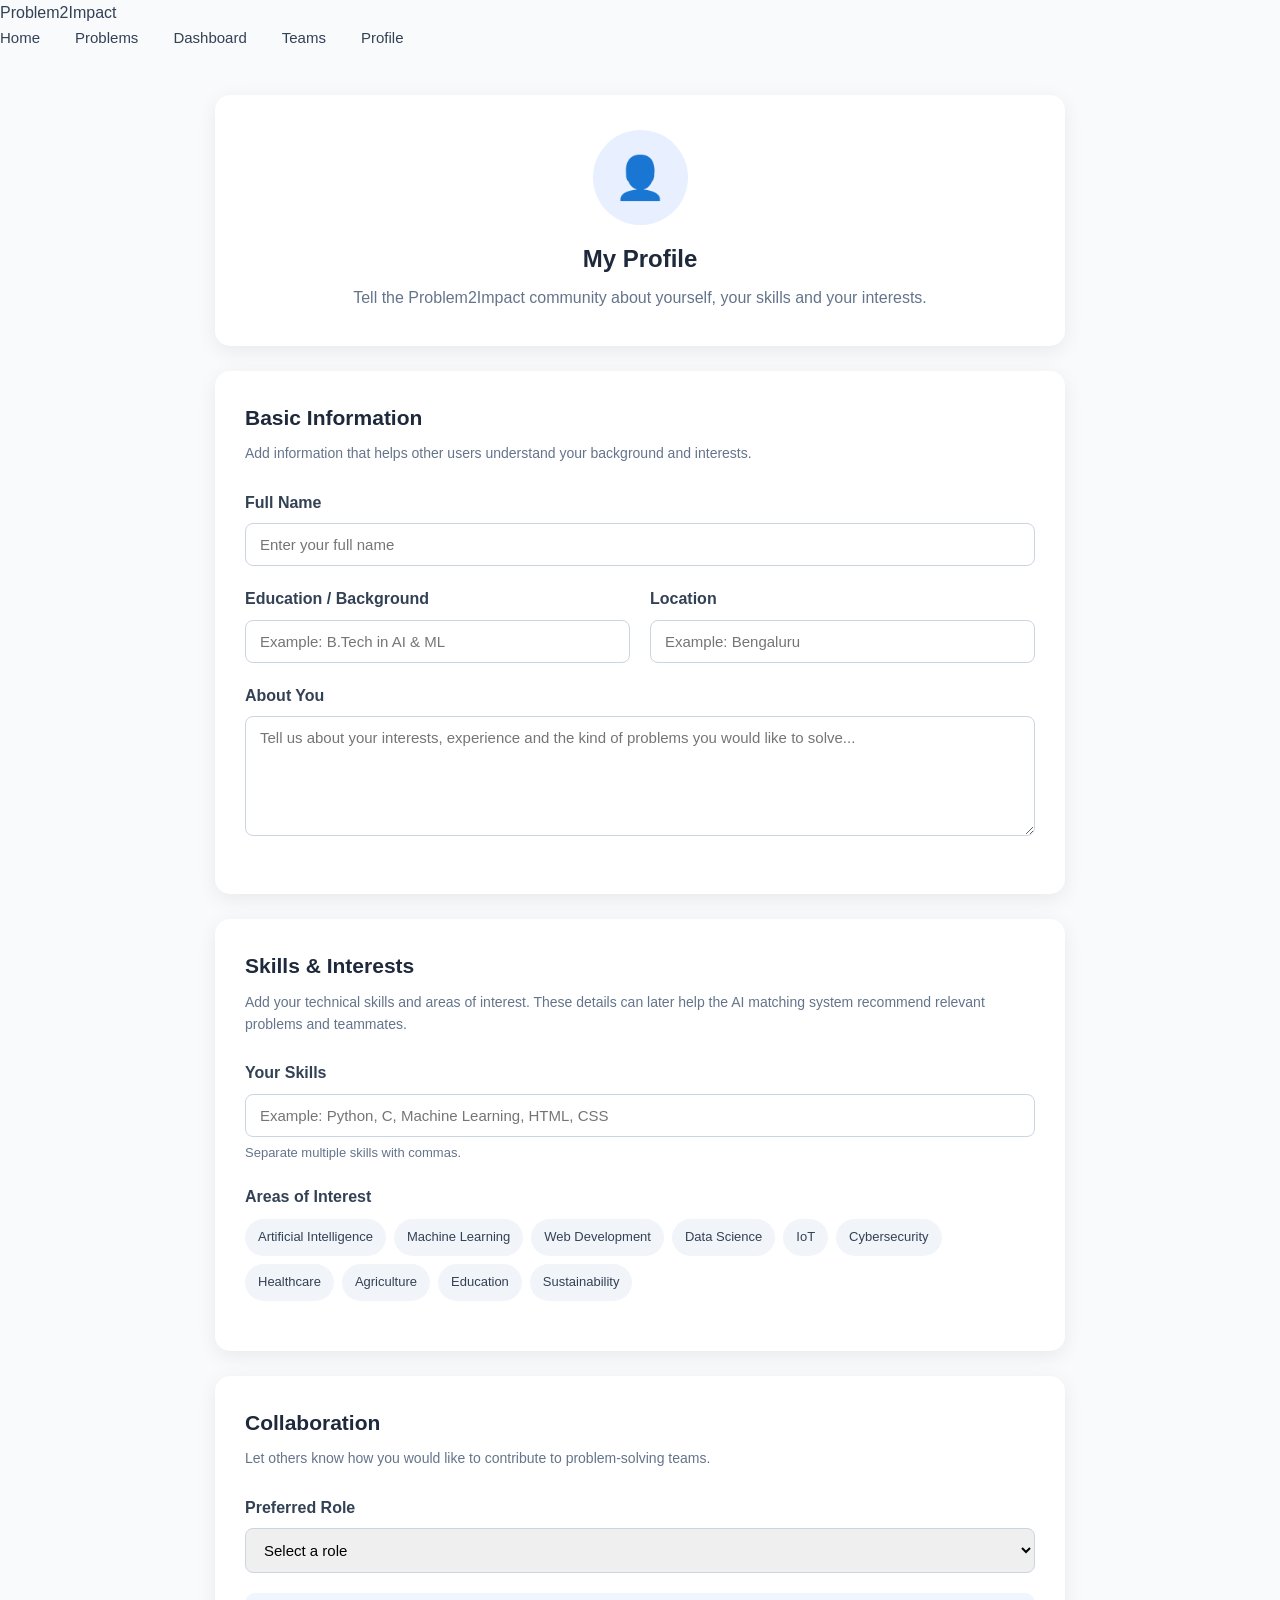
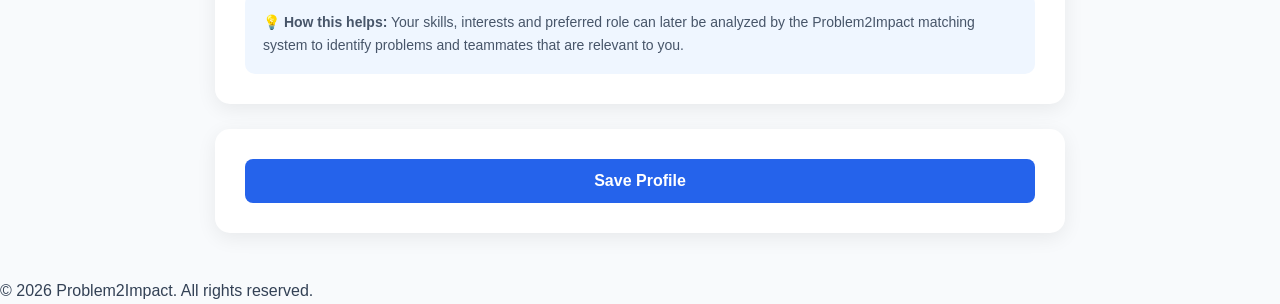
<file: frontend/profile.html>
<!DOCTYPE html>
<html lang="en">

<head>

    <meta charset="UTF-8">
    <meta name="viewport" content="width=device-width, initial-scale=1.0">

    <title>My Profile | Problem2Impact</title>

    <link rel="stylesheet" href="css/style.css">

    <style>

        /* ================================
           PROFILE PAGE
        ================================= */

        .profile-container {
            max-width: 900px;
            margin: 45px auto;
            padding: 0 25px;
        }


        /* ================================
           PROFILE HEADER
        ================================= */

        .profile-header {
            background: white;
            padding: 35px;
            border-radius: 15px;
            box-shadow: 0 5px 20px rgba(0, 0, 0, 0.07);
            text-align: center;
            margin-bottom: 25px;
        }

        .profile-avatar {
            width: 95px;
            height: 95px;
            margin: 0 auto 15px;
            border-radius: 50%;
            background: #e8f0ff;
            display: flex;
            align-items: center;
            justify-content: center;
            font-size: 42px;
        }

        .profile-header h1 {
            margin: 0 0 7px;
            color: #1e293b;
        }

        .profile-header p {
            margin: 0;
            color: #64748b;
        }


        /* ================================
           PROFILE CARD
        ================================= */

        .profile-card {
            background: white;
            padding: 30px;
            border-radius: 15px;
            box-shadow: 0 5px 20px rgba(0, 0, 0, 0.07);
            margin-bottom: 25px;
        }

        .profile-card h2 {
            color: #1e293b;
            font-size: 21px;
            margin: 0 0 8px;
        }

        .card-description {
            color: #64748b;
            font-size: 14px;
            line-height: 1.6;
            margin-bottom: 25px;
        }


        /* ================================
           FORM
        ================================= */

        .form-group {
            margin-bottom: 20px;
        }

        .form-group label {
            display: block;
            margin-bottom: 8px;
            color: #334155;
            font-weight: 600;
        }

        .form-group input,
        .form-group textarea,
        .form-group select {
            width: 100%;
            padding: 12px 14px;
            box-sizing: border-box;
            border: 1px solid #cbd5e1;
            border-radius: 8px;
            font-family: inherit;
            font-size: 15px;
            outline: none;
        }

        .form-group input:focus,
        .form-group textarea:focus,
        .form-group select:focus {
            border-color: #2563eb;
        }

        .form-group textarea {
            min-height: 120px;
            resize: vertical;
        }

        .form-row {
            display: grid;
            grid-template-columns: 1fr 1fr;
            gap: 20px;
        }

        .helper-text {
            display: block;
            margin-top: 6px;
            color: #64748b;
            font-size: 13px;
        }


        /* ================================
           SKILLS
        ================================= */

        .skills-box {
            display: flex;
            flex-wrap: wrap;
            gap: 8px;
            margin-top: 10px;
        }

        .skill-option {
            padding: 8px 13px;
            background: #f1f5f9;
            color: #334155;
            border-radius: 20px;
            font-size: 13px;
            cursor: pointer;
        }

        .skill-option:hover {
            background: #e0ecff;
            color: #2563eb;
        }


        /* ================================
           SAVE BUTTON
        ================================= */

        .save-btn {
            width: 100%;
            padding: 13px;
            border: none;
            border-radius: 8px;
            background: #2563eb;
            color: white;
            font-size: 16px;
            font-weight: 600;
            cursor: pointer;
        }

        .save-btn:hover {
            background: #1d4ed8;
        }


        /* ================================
           INFORMATION BOX
        ================================= */

        .info-box {
            padding: 18px;
            background: #eff6ff;
            border-radius: 10px;
            color: #475569;
            font-size: 14px;
            line-height: 1.6;
        }


        /* ================================
           RESPONSIVE
        ================================= */

        @media (max-width: 700px) {

            .form-row {
                grid-template-columns: 1fr;
            }

            .profile-card,
            .profile-header {
                padding: 23px;
            }

        }

    </style>

</head>


<body>


    <!-- ================================
         NAVIGATION
    ================================= -->

    <header>

        <nav>

            <div class="logo">
                Problem2Impact
            </div>

            <div class="nav-links">

                <a href="index.html">
                    Home
                </a>

                <a href="problems.html">
                    Problems
                </a>

                <a href="dashboard.html">
                    Dashboard
                </a>

                <a href="teams.html">
                    Teams
                </a>

                <a href="profile.html">
                    Profile
                </a>

            </div>

        </nav>

    </header>


    <!-- ================================
         MAIN CONTENT
    ================================= -->

    <main class="profile-container">


        <!-- Profile Header -->

        <section class="profile-header">

            <div class="profile-avatar">
                👤
            </div>

            <h1>
                My Profile
            </h1>

            <p>
                Tell the Problem2Impact community about yourself,
                your skills and your interests.
            </p>

        </section>


        <!-- ================================
             BASIC INFORMATION
        ================================= -->

        <section class="profile-card">

            <h2>
                Basic Information
            </h2>

            <p class="card-description">
                Add information that helps other users understand
                your background and interests.
            </p>


            <form>


                <!-- Name -->

                <div class="form-group">

                    <label for="name">
                        Full Name
                    </label>

                    <input
                        type="text"
                        id="name"
                        name="name"
                        placeholder="Enter your full name"
                    >

                </div>


                <!-- Education -->

                <div class="form-row">

                    <div class="form-group">

                        <label for="education">
                            Education / Background
                        </label>

                        <input
                            type="text"
                            id="education"
                            name="education"
                            placeholder="Example: B.Tech in AI & ML"
                        >

                    </div>


                    <!-- Location -->

                    <div class="form-group">

                        <label for="location">
                            Location
                        </label>

                        <input
                            type="text"
                            id="location"
                            name="location"
                            placeholder="Example: Bengaluru"
                        >

                    </div>

                </div>


                <!-- About -->

                <div class="form-group">

                    <label for="about">
                        About You
                    </label>

                    <textarea
                        id="about"
                        name="about"
                        placeholder="Tell us about your interests, experience and the kind of problems you would like to solve..."
                    ></textarea>

                </div>


            </form>

        </section>


        <!-- ================================
             SKILLS
        ================================= -->

        <section class="profile-card">

            <h2>
                Skills & Interests
            </h2>

            <p class="card-description">
                Add your technical skills and areas of interest.
                These details can later help the AI matching system
                recommend relevant problems and teammates.
            </p>


            <div class="form-group">

                <label for="skills">
                    Your Skills
                </label>

                <input
                    type="text"
                    id="skills"
                    name="skills"
                    placeholder="Example: Python, C, Machine Learning, HTML, CSS"
                >

                <span class="helper-text">
                    Separate multiple skills with commas.
                </span>

            </div>


            <div class="form-group">

                <label>
                    Areas of Interest
                </label>

                <div class="skills-box">

                    <span class="skill-option">
                        Artificial Intelligence
                    </span>

                    <span class="skill-option">
                        Machine Learning
                    </span>

                    <span class="skill-option">
                        Web Development
                    </span>

                    <span class="skill-option">
                        Data Science
                    </span>

                    <span class="skill-option">
                        IoT
                    </span>

                    <span class="skill-option">
                        Cybersecurity
                    </span>

                    <span class="skill-option">
                        Healthcare
                    </span>

                    <span class="skill-option">
                        Agriculture
                    </span>

                    <span class="skill-option">
                        Education
                    </span>

                    <span class="skill-option">
                        Sustainability
                    </span>

                </div>

            </div>

        </section>


        <!-- ================================
             COLLABORATION PREFERENCE
        ================================= -->

        <section class="profile-card">

            <h2>
                Collaboration
            </h2>

            <p class="card-description">
                Let others know how you would like to contribute
                to problem-solving teams.
            </p>


            <div class="form-group">

                <label for="role">
                    Preferred Role
                </label>

                <select
                    id="role"
                    name="role"
                >

                    <option value="">
                        Select a role
                    </option>

                    <option value="developer">
                        Developer
                    </option>

                    <option value="ai-ml">
                        AI / ML
                    </option>

                    <option value="designer">
                        UI/UX Designer
                    </option>

                    <option value="researcher">
                        Researcher
                    </option>

                    <option value="domain-expert">
                        Domain Expert
                    </option>

                    <option value="project-lead">
                        Project Lead
                    </option>

                    <option value="other">
                        Other
                    </option>

                </select>

            </div>


            <div class="info-box">

                💡 <strong>How this helps:</strong>

                Your skills, interests and preferred role can later
                be analyzed by the Problem2Impact matching system
                to identify problems and teammates that are relevant
                to you.

            </div>

        </section>


        <!-- ================================
             SAVE
        ================================= -->

        <section class="profile-card">

            <button
                type="button"
                class="save-btn"
            >
                Save Profile
            </button>

        </section>


    </main>


    <!-- ================================
         FOOTER
    ================================= -->

    <footer>

        <p>
            © 2026 Problem2Impact. All rights reserved.
        </p>

    </footer>


</body>

</html>
</file>
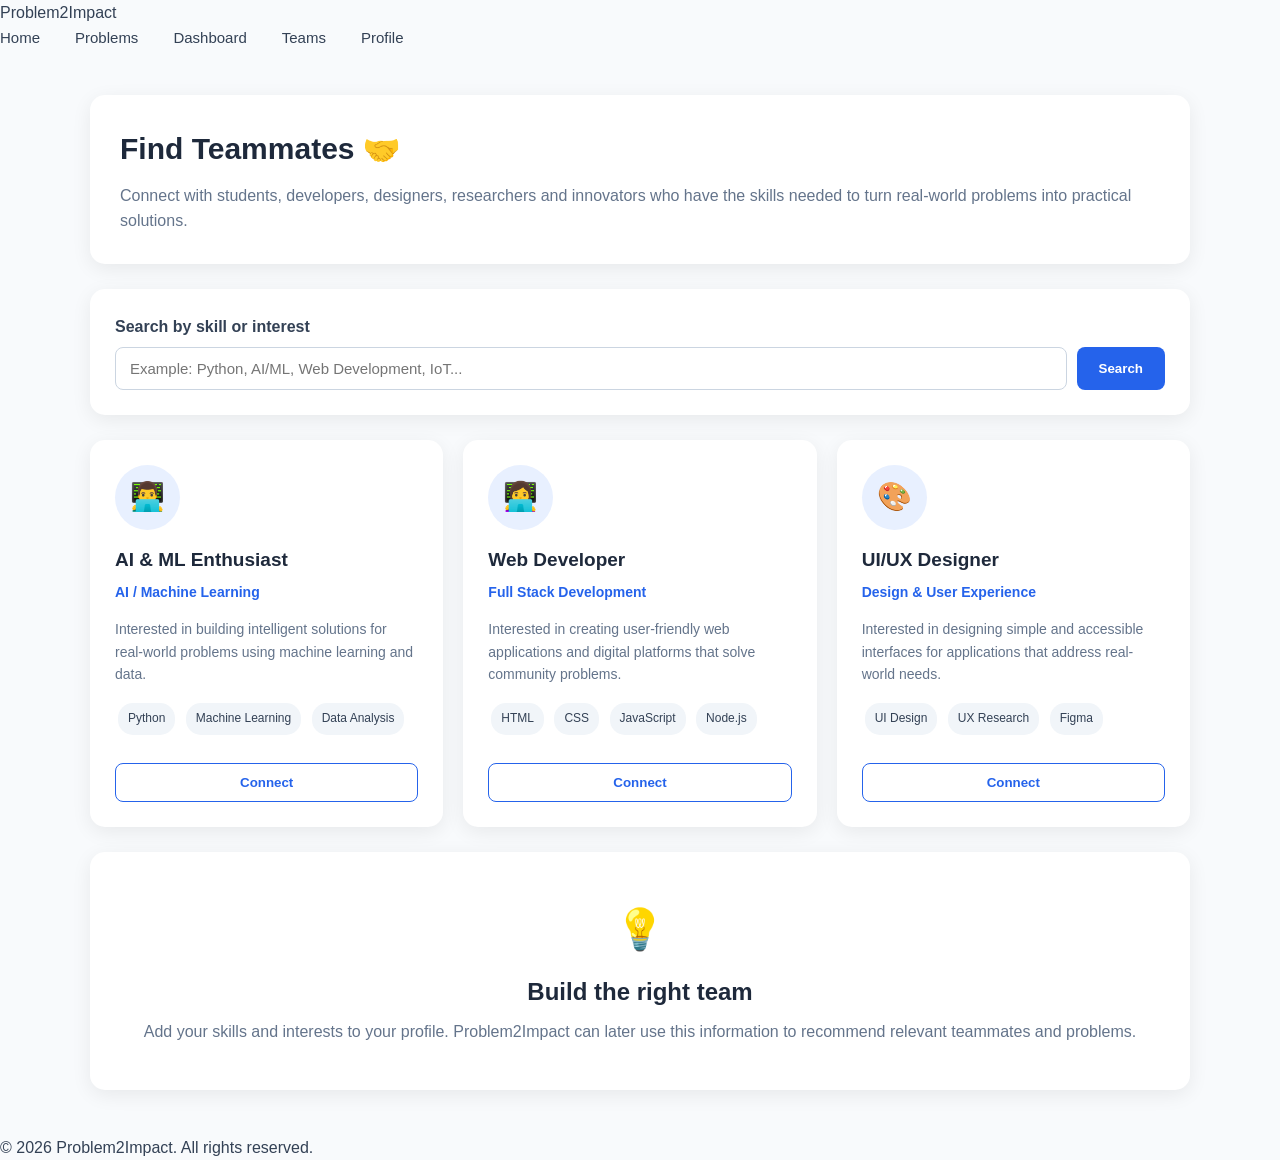
<file: frontend/teams.html>
<!DOCTYPE html>
<html lang="en">

<head>

    <meta charset="UTF-8">
    <meta name="viewport" content="width=device-width, initial-scale=1.0">

    <title>Find Teammates | Problem2Impact</title>

    <link rel="stylesheet" href="css/style.css">

    <style>

        /* ================================
           TEAMS PAGE
        ================================= */

        .teams-container {
            max-width: 1150px;
            margin: 45px auto;
            padding: 0 25px;
        }

        .page-header {
            background: white;
            padding: 30px;
            border-radius: 15px;
            box-shadow: 0 5px 20px rgba(0, 0, 0, 0.07);
            margin-bottom: 25px;
        }

        .page-header h1 {
            margin: 0 0 10px;
            color: #1e293b;
            font-size: 30px;
        }

        .page-header p {
            margin: 0;
            color: #64748b;
            line-height: 1.6;
        }


        /* ================================
           SEARCH
        ================================= */

        .search-section {
            background: white;
            padding: 25px;
            border-radius: 15px;
            box-shadow: 0 5px 20px rgba(0, 0, 0, 0.07);
            margin-bottom: 25px;
        }

        .search-section label {
            display: block;
            margin-bottom: 8px;
            color: #334155;
            font-weight: 600;
        }

        .search-box {
            display: flex;
            gap: 10px;
        }

        .search-box input {
            flex: 1;
            padding: 12px 14px;
            border: 1px solid #cbd5e1;
            border-radius: 8px;
            font-size: 15px;
            outline: none;
        }

        .search-box input:focus {
            border-color: #2563eb;
        }

        .search-btn {
            padding: 12px 22px;
            border: none;
            border-radius: 8px;
            background: #2563eb;
            color: white;
            font-weight: 600;
            cursor: pointer;
        }

        .search-btn:hover {
            background: #1d4ed8;
        }


        /* ================================
           TEAM GRID
        ================================= */

        .team-grid {
            display: grid;
            grid-template-columns: repeat(3, 1fr);
            gap: 20px;
        }

        .team-card {
            background: white;
            padding: 25px;
            border-radius: 15px;
            box-shadow: 0 5px 20px rgba(0, 0, 0, 0.07);
        }

        .member-icon {
            width: 65px;
            height: 65px;
            border-radius: 50%;
            background: #e8f0ff;
            display: flex;
            align-items: center;
            justify-content: center;
            font-size: 28px;
            margin-bottom: 15px;
        }

        .team-card h2 {
            margin: 0 0 5px;
            color: #1e293b;
            font-size: 19px;
        }

        .role {
            color: #2563eb;
            font-size: 14px;
            font-weight: 600;
            margin-bottom: 15px;
        }

        .team-card p {
            color: #64748b;
            font-size: 14px;
            line-height: 1.6;
        }


        /* ================================
           SKILLS
        ================================= */

        .skills {
            margin: 15px 0;
        }

        .skill {
            display: inline-block;
            background: #f1f5f9;
            color: #334155;
            padding: 6px 10px;
            border-radius: 15px;
            font-size: 12px;
            margin: 3px;
        }


        /* ================================
           BUTTON
        ================================= */

        .connect-btn {
            width: 100%;
            padding: 11px;
            border: 1px solid #2563eb;
            border-radius: 8px;
            background: white;
            color: #2563eb;
            font-weight: 600;
            cursor: pointer;
            margin-top: 10px;
        }

        .connect-btn:hover {
            background: #eff6ff;
        }


        /* ================================
           EMPTY STATE
        ================================= */

        .empty-state {
            background: white;
            padding: 45px 25px;
            border-radius: 15px;
            text-align: center;
            box-shadow: 0 5px 20px rgba(0, 0, 0, 0.07);
        }

        .empty-state-icon {
            font-size: 40px;
            margin-bottom: 12px;
        }

        .empty-state h2 {
            color: #1e293b;
            margin-bottom: 8px;
        }

        .empty-state p {
            color: #64748b;
            line-height: 1.6;
        }


        /* ================================
           RESPONSIVE
        ================================= */

        @media (max-width: 900px) {

            .team-grid {
                grid-template-columns: 1fr 1fr;
            }

        }

        @media (max-width: 600px) {

            .team-grid {
                grid-template-columns: 1fr;
            }

            .search-box {
                flex-direction: column;
            }

        }

    </style>

</head>


<body>


    <!-- ================================
         NAVIGATION
    ================================= -->

    <header>

        <nav>

            <div class="logo">
                Problem2Impact
            </div>

            <div class="nav-links">

                <a href="index.html">
                    Home
                </a>

                <a href="problems.html">
                    Problems
                </a>

                <a href="dashboard.html">
                    Dashboard
                </a>

                <a href="teams.html">
                    Teams
                </a>

                <a href="profile.html">
                    Profile
                </a>

            </div>

        </nav>

    </header>


    <!-- ================================
         MAIN CONTENT
    ================================= -->

    <main class="teams-container">


        <!-- Page Header -->

        <section class="page-header">

            <h1>
                Find Teammates 🤝
            </h1>

            <p>
                Connect with students, developers, designers, researchers
                and innovators who have the skills needed to turn real-world
                problems into practical solutions.
            </p>

        </section>


        <!-- ================================
             SEARCH
        ================================= -->

        <section class="search-section">

            <label for="skill-search">
                Search by skill or interest
            </label>

            <div class="search-box">

                <input
                    type="text"
                    id="skill-search"
                    placeholder="Example: Python, AI/ML, Web Development, IoT..."
                >

                <button
                    type="button"
                    class="search-btn"
                >
                    Search
                </button>

            </div>

        </section>


        <!-- ================================
             TEAM MEMBERS
        ================================= -->

        <section class="team-grid">


            <!-- Member 1 -->

            <article class="team-card">

                <div class="member-icon">
                    👨‍💻
                </div>

                <h2>
                    AI & ML Enthusiast
                </h2>

                <div class="role">
                    AI / Machine Learning
                </div>

                <p>
                    Interested in building intelligent solutions for
                    real-world problems using machine learning and data.
                </p>

                <div class="skills">

                    <span class="skill">
                        Python
                    </span>

                    <span class="skill">
                        Machine Learning
                    </span>

                    <span class="skill">
                        Data Analysis
                    </span>

                </div>

                <button
                    type="button"
                    class="connect-btn"
                >
                    Connect
                </button>

            </article>


            <!-- Member 2 -->

            <article class="team-card">

                <div class="member-icon">
                    👩‍💻
                </div>

                <h2>
                    Web Developer
                </h2>

                <div class="role">
                    Full Stack Development
                </div>

                <p>
                    Interested in creating user-friendly web applications
                    and digital platforms that solve community problems.
                </p>

                <div class="skills">

                    <span class="skill">
                        HTML
                    </span>

                    <span class="skill">
                        CSS
                    </span>

                    <span class="skill">
                        JavaScript
                    </span>

                    <span class="skill">
                        Node.js
                    </span>

                </div>

                <button
                    type="button"
                    class="connect-btn"
                >
                    Connect
                </button>

            </article>


            <!-- Member 3 -->

            <article class="team-card">

                <div class="member-icon">
                    🎨
                </div>

                <h2>
                    UI/UX Designer
                </h2>

                <div class="role">
                    Design & User Experience
                </div>

                <p>
                    Interested in designing simple and accessible interfaces
                    for applications that address real-world needs.
                </p>

                <div class="skills">

                    <span class="skill">
                        UI Design
                    </span>

                    <span class="skill">
                        UX Research
                    </span>

                    <span class="skill">
                        Figma
                    </span>

                </div>

                <button
                    type="button"
                    class="connect-btn"
                >
                    Connect
                </button>

            </article>


        </section>


        <!-- ================================
             INFORMATION
        ================================= -->

        <section class="empty-state" style="margin-top:25px;">

            <div class="empty-state-icon">
                💡
            </div>

            <h2>
                Build the right team
            </h2>

            <p>
                Add your skills and interests to your profile.
                Problem2Impact can later use this information to
                recommend relevant teammates and problems.
            </p>

        </section>


    </main>


    <!-- ================================
         FOOTER
    ================================= -->

    <footer>

        <p>
            © 2026 Problem2Impact. All rights reserved.
        </p>

    </footer>


</body>

</html>
</file>
<file: frontend/css/style.css>
/* =========================================================
   PROBLEM2IMPACT
   COMMON + HOMEPAGE + PROBLEMS + PROBLEM DETAILS STYLES
   ========================================================= */


/* =========================================================
   RESET
   ========================================================= */

* {
    margin: 0;
    padding: 0;
    box-sizing: border-box;
}

html {
    scroll-behavior: smooth;
}

body {
    font-family: Arial, Helvetica, sans-serif;
    background: #f8fafc;
    color: #334155;
    line-height: 1.6;
}


/* =========================================================
   LINKS
   ========================================================= */

a {
    color: #2563eb;
    text-decoration: none;
}

a:hover {
    color: #1d4ed8;
}


/* =========================================================
   COMMON NAVBAR
   Used by index.html, login.html, register.html,
   problems.html
   ========================================================= */

.navbar {
    width: 100%;
    min-height: 72px;

    padding: 0 6%;

    background: #ffffff;

    border-bottom: 1px solid #e2e8f0;

    display: flex;
    align-items: center;
    justify-content: space-between;

    position: sticky;
    top: 0;

    z-index: 1000;
}


/* =========================================================
   LOGO
   ========================================================= */

.logo {
    display: flex;
    align-items: center;
    gap: 8px;

    white-space: nowrap;
}

.logo-mark {
    color: #2563eb;

    font-size: 24px;
    font-weight: 800;
}

.logo-text {
    color: #2563eb;

    font-size: 24px;
    font-weight: 700;
}


/* =========================================================
   NAVIGATION LINKS
   ========================================================= */

.nav-links {
    display: flex;
    align-items: center;

    gap: 35px;
}

.nav-links a {
    color: #334155;

    font-size: 15px;
    font-weight: 500;

    text-decoration: none;

    transition: color 0.2s ease;
}

.nav-links a:hover {
    color: #2563eb;
}


/* Active navigation item */
.nav-links a.active {
    color: #2563eb;

    font-weight: 700;
}


/* =========================================================
   NAV ACTIONS
   ========================================================= */

.nav-actions {
    display: flex;
    align-items: center;

    gap: 15px;
}

.login-link {
    color: #334155;

    font-size: 14px;
    font-weight: 500;
}

.login-link:hover {
    color: #2563eb;
}


/* =========================================================
   REGISTER BUTTON
   ========================================================= */

.register-btn {
    display: inline-block;

    padding: 9px 17px;

    background: #2563eb;
    color: #ffffff;

    border-radius: 7px;

    font-size: 14px;
    font-weight: 600;

    transition:
        background 0.2s ease,
        transform 0.2s ease;
}

.register-btn:hover {
    background: #1d4ed8;

    color: #ffffff;

    transform: translateY(-1px);
}


/* =========================================================
   COMMON BUTTONS
   ========================================================= */

button {
    font-family: inherit;
}

.primary-btn {
    display: inline-block;

    padding: 12px 22px;

    background: #2563eb;
    color: #ffffff;

    border: none;
    border-radius: 8px;

    font-size: 15px;
    font-weight: 600;

    text-decoration: none;

    cursor: pointer;

    transition:
        background 0.2s ease,
        transform 0.2s ease;
}

.primary-btn:hover {
    background: #1d4ed8;

    color: #ffffff;

    transform: translateY(-2px);
}


/* =========================================================
   SECONDARY BUTTON
   ========================================================= */

.secondary-btn {
    display: inline-block;

    padding: 12px 22px;

    background: #ffffff;
    color: #2563eb;

    border: 1px solid #2563eb;
    border-radius: 8px;

    font-size: 15px;
    font-weight: 600;

    text-decoration: none;

    transition:
        background 0.2s ease,
        color 0.2s ease;
}

.secondary-btn:hover {
    background: #eff6ff;

    color: #1d4ed8;
}


/* =========================================================
   HOMEPAGE - HERO
   ========================================================= */

.hero {
    max-width: 1200px;

    margin: 0 auto;

    padding: 90px 30px 80px;

    display: grid;

    grid-template-columns: 1.1fr 0.9fr;

    gap: 70px;

    align-items: center;
}

.hero-content {
    max-width: 650px;
}

.hero-label {
    display: inline-block;

    margin-bottom: 18px;

    color: #2563eb;

    font-size: 13px;
    font-weight: 700;

    letter-spacing: 1px;
}

.hero h1 {
    margin-bottom: 20px;

    color: #1e293b;

    font-size: clamp(42px, 5vw, 62px);

    line-height: 1.1;

    letter-spacing: -1.5px;
}

.hero h1 span {
    display: block;

    color: #2563eb;
}

.hero-content > p {
    max-width: 600px;

    margin-bottom: 30px;

    color: #64748b;

    font-size: 18px;

    line-height: 1.7;
}

.hero-buttons {
    display: flex;
    align-items: center;

    gap: 15px;

    flex-wrap: wrap;
}

.hero-visual {
    display: flex;

    justify-content: center;
    align-items: center;
}

.impact-card {
    width: 100%;
    max-width: 470px;

    padding: 30px;

    background: #ffffff;

    border: 1px solid #e2e8f0;

    border-radius: 18px;

    box-shadow:
        0 20px 50px rgba(15, 23, 42, 0.10);
}

.impact-card-header {
    display: flex;

    justify-content: space-between;
    align-items: center;

    margin-bottom: 20px;

    color: #64748b;

    font-size: 12px;
    font-weight: 700;

    letter-spacing: 0.8px;
}

.match-badge {
    padding: 5px 10px;

    background: #eff6ff;
    color: #2563eb;

    border-radius: 20px;

    font-size: 11px;
}

.impact-card h3 {
    margin-bottom: 10px;

    color: #1e293b;

    font-size: 25px;
}

.impact-card > p {
    margin-bottom: 20px;

    color: #64748b;

    font-size: 15px;
}

.skill-tags {
    display: flex;

    flex-wrap: wrap;

    gap: 8px;

    margin-bottom: 25px;
}

.skill-tags span {
    padding: 7px 12px;

    background: #f1f5f9;
    color: #475569;

    border-radius: 20px;

    font-size: 12px;
    font-weight: 600;
}

.match-info {
    padding: 18px;

    background: #f8fafc;

    border-left: 4px solid #2563eb;

    border-radius: 8px;
}

.match-info strong {
    display: block;

    margin-bottom: 5px;

    color: #1e293b;

    font-size: 14px;
}

.match-info small {
    color: #64748b;

    font-size: 13px;
    line-height: 1.5;
}


/* =========================================================
   HOMEPAGE - COMMON SECTIONS
   ========================================================= */

.stakeholders,
.how-it-works,
.features {
    max-width: 1200px;

    margin: 0 auto;

    padding: 80px 30px;
}

.section-heading {
    max-width: 720px;

    margin: 0 auto 50px;

    text-align: center;
}

.section-heading > span {
    display: block;

    margin-bottom: 12px;

    color: #2563eb;

    font-size: 12px;
    font-weight: 700;

    letter-spacing: 1px;
}

.section-heading h2 {
    margin-bottom: 15px;

    color: #1e293b;

    font-size: 36px;

    line-height: 1.2;
}

.section-heading p {
    color: #64748b;

    font-size: 16px;

    line-height: 1.7;
}

.stakeholders {
    background: #ffffff;
}

.stakeholder-grid {
    display: grid;

    grid-template-columns: repeat(4, 1fr);

    gap: 20px;
}

.stakeholder-card {
    padding: 28px;

    background: #f8fafc;

    border: 1px solid #e2e8f0;

    border-radius: 14px;

    transition:
        transform 0.2s ease,
        box-shadow 0.2s ease;
}

.stakeholder-card:hover {
    transform: translateY(-5px);

    box-shadow:
        0 12px 30px rgba(15, 23, 42, 0.08);
}

.stakeholder-icon {
    display: inline-block;

    margin-bottom: 20px;

    padding: 8px 12px;

    background: #eff6ff;
    color: #2563eb;

    border-radius: 7px;

    font-size: 10px;

    font-weight: 700;

    letter-spacing: 0.5px;
}

.stakeholder-card h3 {
    margin-bottom: 10px;

    color: #1e293b;

    font-size: 20px;
}

.stakeholder-card p {
    color: #64748b;

    font-size: 14px;

    line-height: 1.7;
}

.how-it-works {
    background: #f8fafc;
}

.process-grid {
    display: grid;

    grid-template-columns: repeat(4, 1fr);

    gap: 20px;
}

.process-card {
    padding: 28px;

    background: #ffffff;

    border: 1px solid #e2e8f0;

    border-radius: 14px;
}

.process-number {
    margin-bottom: 18px;

    color: #2563eb;

    font-size: 28px;

    font-weight: 800;
}

.process-card h3 {
    margin-bottom: 10px;

    color: #1e293b;

    font-size: 18px;
}

.process-card p {
    color: #64748b;

    font-size: 14px;

    line-height: 1.7;
}

.features {
    background: #ffffff;
}

.feature-grid {
    display: grid;

    grid-template-columns: repeat(4, 1fr);

    gap: 20px;
}

.feature-card {
    padding: 28px;

    border: 1px solid #e2e8f0;

    border-radius: 14px;

    background: #ffffff;

    transition:
        transform 0.2s ease,
        box-shadow 0.2s ease;
}

.feature-card:hover {
    transform: translateY(-5px);

    box-shadow:
        0 12px 30px rgba(15, 23, 42, 0.08);
}

.feature-icon {
    display: flex;

    align-items: center;
    justify-content: center;

    width: 52px;
    height: 52px;

    margin-bottom: 20px;

    background: #eff6ff;
    color: #2563eb;

    border-radius: 10px;

    font-size: 11px;
    font-weight: 800;
}

.feature-card h3 {
    margin-bottom: 10px;

    color: #1e293b;

    font-size: 18px;
}

.feature-card p {
    color: #64748b;

    font-size: 14px;

    line-height: 1.7;
}

.cta {
    max-width: 1140px;

    margin: 30px auto 80px;

    padding: 55px 60px;

    background: #eff6ff;

    border: 1px solid #dbeafe;

    border-radius: 20px;

    display: flex;

    align-items: center;
    justify-content: space-between;

    gap: 40px;
}

.cta > div {
    max-width: 650px;
}

.cta span {
    display: block;

    margin-bottom: 10px;

    color: #2563eb;

    font-size: 12px;
    font-weight: 700;

    letter-spacing: 1px;
}

.cta h2 {
    margin-bottom: 12px;

    color: #1e293b;

    font-size: 34px;

    line-height: 1.2;
}

.cta p {
    color: #64748b;

    font-size: 15px;
}


/* =========================================================
   PROBLEMS PAGE
   ========================================================= */


/* Hero */
.problems-hero {
    background: #f8fafc;

    padding: 75px 25px 55px;

    text-align: center;
}

.problems-heading {
    max-width: 800px;

    margin: 0 auto;
}

.problems-heading .hero-label {
    margin-bottom: 15px;
}

.problems-heading h1 {
    margin-bottom: 18px;

    color: #1e293b;

    font-size: clamp(38px, 5vw, 56px);

    line-height: 1.15;

    letter-spacing: -1px;
}

.problems-heading h1 span {
    display: block;

    color: #2563eb;
}

.problems-heading p {
    max-width: 680px;

    margin: 0 auto;

    color: #64748b;

    font-size: 17px;

    line-height: 1.7;
}


/* =========================================================
   PROBLEM SEARCH
   ========================================================= */

.problem-search {
    max-width: 1100px;

    margin: -5px auto 0;

    padding: 0 25px;

    position: relative;

    z-index: 2;
}

.problem-search .search-box {
    width: 100%;

    min-height: 58px;

    display: flex;
    align-items: center;

    gap: 10px;

    padding: 0 18px;

    background: #ffffff;

    border: 1px solid #dbe3ed;

    border-radius: 12px;

    box-shadow:
        0 10px 30px rgba(15, 23, 42, 0.08);
}

.problem-search .search-icon {
    font-size: 18px;

    flex-shrink: 0;
}

.problem-search .search-box input {
    width: 100%;

    border: none;

    background: transparent;

    color: #334155;

    font-size: 15px;

    padding: 16px 0;
}

.problem-search .search-box input:focus {
    outline: none;
}

.problem-search .search-box input::placeholder {
    color: #94a3b8;
}


/* =========================================================
   PROBLEM FILTERS
   ========================================================= */

.problem-filters {
    max-width: 1100px;

    margin: 25px auto 40px;

    padding: 0 25px;

    display: flex;

    flex-wrap: wrap;

    justify-content: center;

    gap: 10px;
}

.filter-btn {
    padding: 9px 16px;

    background: #ffffff;

    color: #475569;

    border: 1px solid #cbd5e1;

    border-radius: 22px;

    font-size: 13px;
    font-weight: 600;

    cursor: pointer;

    transition:
        background 0.2s ease,
        color 0.2s ease,
        border-color 0.2s ease,
        transform 0.2s ease;
}

.filter-btn:hover {
    background: #eff6ff;

    color: #2563eb;

    border-color: #93c5fd;

    transform: translateY(-1px);
}

.filter-btn.active {
    background: #2563eb;

    color: #ffffff;

    border-color: #2563eb;
}


/* =========================================================
   PROBLEMS SECTION
   ========================================================= */

.problems-section {
    max-width: 1200px;

    margin: 0 auto;

    padding: 0 25px 80px;

    display: grid;

    grid-template-columns: repeat(3, minmax(0, 1fr));

    gap: 22px;

    align-items: stretch;
}


/*
   The section heading is inside .problems-section,
   so it must span all 3 columns.
*/
.problems-section > .section-heading {
    grid-column: 1 / -1;

    width: 100%;

    margin: 15px auto 10px;
}


/* =========================================================
   PROBLEM CARD
   ========================================================= */

.problem-card {
    min-width: 0;

    min-height: 390px;

    padding: 25px;

    background: #ffffff;

    border: 1px solid #e2e8f0;

    border-radius: 15px;

    box-shadow:
        0 6px 22px rgba(15, 23, 42, 0.06);

    display: flex;

    flex-direction: column;

    transition:
        transform 0.2s ease,
        box-shadow 0.2s ease,
        border-color 0.2s ease;
}

.problem-card:hover {
    transform: translateY(-5px);

    border-color: #bfdbfe;

    box-shadow:
        0 15px 35px rgba(37, 99, 235, 0.10);
}


/* =========================================================
   CARD TOP
   ========================================================= */

.problem-card-top {
    display: flex;

    justify-content: space-between;

    align-items: flex-start;

    gap: 10px;

    margin-bottom: 17px;
}


/* Category */
.problem-category {
    display: inline-block;

    max-width: 75%;

    padding: 6px 10px;

    background: #eff6ff;

    color: #2563eb;

    border-radius: 7px;

    font-size: 11px;

    font-weight: 700;

    line-height: 1.4;
}


/* Software / Hardware */
.problem-type {
    display: inline-block;

    padding: 6px 10px;

    background: #f1f5f9;

    color: #475569;

    border-radius: 7px;

    font-size: 11px;

    font-weight: 700;

    white-space: nowrap;
}


/* =========================================================
   PROBLEM ID
   ========================================================= */

.problems-section .problem-id {
    display: inline-block;

    width: fit-content;

    margin-bottom: 12px;

    padding: 5px 10px;

    background: #f8fafc;

    border: 1px solid #e2e8f0;

    border-radius: 6px;

    color: #64748b;

    font-size: 11px;

    font-weight: 700;

    letter-spacing: 0.4px;
}


/* =========================================================
   PROBLEM TITLE
   ========================================================= */

.problems-section .problem-card h3 {
    margin-bottom: 13px;

    color: #1e293b;

    font-size: 19px;

    line-height: 1.45;
}


/* =========================================================
   ORGANISATION
   ========================================================= */

.problem-organisation {
    margin-bottom: 17px;

    color: #64748b;

    font-size: 13px;

    line-height: 1.6;
}

.problem-organisation strong {
    color: #334155;
}


/* =========================================================
   PROBLEM TECHNOLOGY TAGS
   ========================================================= */

.problem-tags {
    display: flex;

    flex-wrap: wrap;

    gap: 7px;

    margin-bottom: 20px;
}

.problem-tags span {
    display: inline-block;

    padding: 6px 9px;

    background: #f8fafc;

    border: 1px solid #e2e8f0;

    color: #475569;

    border-radius: 15px;

    font-size: 11px;

    font-weight: 600;
}


/* =========================================================
   VIEW PROBLEM LINK
   ========================================================= */

.problem-link {
    display: inline-flex;

    align-items: center;

    width: fit-content;

    margin-top: auto;

    padding-top: 12px;

    color: #2563eb;

    font-size: 14px;

    font-weight: 700;

    text-decoration: none;

    transition:
        color 0.2s ease,
        transform 0.2s ease;
}

.problem-link:hover {
    color: #1d4ed8;

    transform: translateX(3px);
}


/* =========================================================
   PROBLEM DETAILS PAGE
   ========================================================= */


/*
   Your problem-details.html uses:

   <header>
       <nav>
           <div class="logo">
           <div class="nav-links">

   It does NOT use class="navbar".
*/
.details-container ~ footer,
body > header:not(.navbar) {
    /* intentionally kept compatible with pages
       using the older header structure */
}


/* Details page older navigation structure */
.details-container {
    max-width: 1100px;

    margin: 50px auto 70px;

    padding: 0 25px;
}


/* The inline CSS inside problem-details.html already
   styles these elements, so these rules mainly provide
   the shared visual system and responsive support. */

.details-container .back-link {
    display: inline-block;

    margin-bottom: 25px;

    color: #2563eb;

    font-size: 15px;

    font-weight: 600;

    text-decoration: none;
}

.details-container .back-link:hover {
    color: #1d4ed8;

    text-decoration: underline;
}


/* Problem detail header */
.details-container .problem-header {
    background: #ffffff;

    border: 1px solid #e2e8f0;

    border-radius: 15px;

    box-shadow:
        0 10px 30px rgba(15, 23, 42, 0.07);

    margin-bottom: 25px;
}


/* Detail title */
.details-container .problem-title {
    color: #1e293b;
}


/* Information tags */
.details-container .problem-info {
    display: flex;

    flex-wrap: wrap;

    gap: 12px;
}

.details-container .info-tag {
    background: #f1f5f9;

    border: 1px solid #e2e8f0;

    color: #334155;
}


/* Details cards */
.details-container .details-card {
    background: #ffffff;

    border: 1px solid #e2e8f0;

    border-radius: 15px;

    box-shadow:
        0 10px 30px rgba(15, 23, 42, 0.07);
}


/* Relevant skills */
.details-container .skills-list li {
    border: 1px solid #e2e8f0;

    border-left: 4px solid #2563eb;

    background: #f8fafc;

    color: #334155;
}


/* Action area */
.details-container .action-section {
    background: #ffffff;

    border: 1px solid #e2e8f0;

    border-radius: 15px;

    box-shadow:
        0 10px 30px rgba(15, 23, 42, 0.07);
}


/* =========================================================
   FOOTER
   ========================================================= */

.footer {
    padding: 55px 8%;

    background: #ffffff;

    border-top: 1px solid #e2e8f0;

    display: flex;

    justify-content: space-between;

    gap: 60px;
}

.footer-brand {
    max-width: 300px;
}

.footer-brand p {
    margin-top: 12px;

    color: #64748b;

    font-size: 14px;

    line-height: 1.7;
}

.footer-links {
    display: flex;

    gap: 80px;
}

.footer-links > div {
    display: flex;

    flex-direction: column;

    gap: 8px;
}

.footer-links h4 {
    margin-bottom: 8px;

    color: #1e293b;

    font-size: 15px;
}

.footer-links a {
    color: #64748b;

    font-size: 14px;
}

.footer-links a:hover {
    color: #2563eb;
}


.footer-bottom {
    padding: 18px;

    background: #ffffff;

    border-top: 1px solid #e2e8f0;

    text-align: center;

    color: #64748b;

    font-size: 13px;
}


/* =========================================================
   COMMON FORMS
   ========================================================= */

input,
textarea,
select,
button {
    font-family: inherit;
}

input:focus,
textarea:focus,
select:focus {
    outline: none;
}


/* =========================================================
   RESPONSIVE - 1000px
   ========================================================= */

@media (max-width: 1000px) {

    .navbar {
        padding: 0 4%;
    }

    .nav-links {
        gap: 20px;
    }


    /* Homepage */
    .hero {
        grid-template-columns: 1fr;

        text-align: center;

        padding-top: 70px;
    }

    .hero-content {
        max-width: 750px;

        margin: auto;
    }

    .hero-content > p {
        margin-left: auto;
        margin-right: auto;
    }

    .hero-buttons {
        justify-content: center;
    }

    .hero-visual {
        margin-top: 10px;
    }


    .stakeholder-grid,
    .process-grid,
    .feature-grid {
        grid-template-columns: repeat(2, 1fr);
    }


    .cta {
        margin-left: 25px;
        margin-right: 25px;
    }


    /* Problems */
    .problems-section {
        grid-template-columns: repeat(2, minmax(0, 1fr));
    }
}


/* =========================================================
   RESPONSIVE - 800px
   ========================================================= */

@media (max-width: 800px) {

    .problem-card {
        min-height: auto;
    }


    .details-grid {
        grid-template-columns: 1fr !important;
    }


    .details-container .problem-title {
        font-size: 24px;
    }


    .details-container .problem-header,
    .details-container .details-card,
    .details-container .action-section {
        padding: 22px;
    }
}


/* =========================================================
   RESPONSIVE - 700px
   ========================================================= */

@media (max-width: 700px) {

    .navbar {
        min-height: auto;

        padding: 18px 20px;

        flex-direction: column;

        gap: 15px;
    }

    .nav-links {
        flex-wrap: wrap;

        justify-content: center;

        gap: 15px;
    }

    .nav-actions {
        justify-content: center;
    }


    /* Homepage */
    .hero {
        padding: 60px 20px;
    }

    .hero h1 {
        font-size: 42px;
    }

    .hero-content > p {
        font-size: 16px;
    }

    .stakeholders,
    .how-it-works,
    .features {
        padding: 60px 20px;
    }

    .section-heading h2 {
        font-size: 30px;
    }

    .stakeholder-grid,
    .process-grid,
    .feature-grid {
        grid-template-columns: 1fr;
    }


    .cta {
        flex-direction: column;

        align-items: flex-start;

        padding: 40px 30px;

        margin: 20px;
    }

    .cta h2 {
        font-size: 29px;
    }


    /* Problems */
    .problems-hero {
        padding: 55px 20px 45px;
    }

    .problems-heading h1 {
        font-size: 40px;
    }

    .problems-heading p {
        font-size: 15px;
    }

    .problem-search {
        padding: 0 20px;
    }

    .problem-filters {
        padding: 0 20px;

        justify-content: flex-start;

        margin-bottom: 30px;
    }

    .problems-section {
        grid-template-columns: 1fr;

        padding-left: 20px;
        padding-right: 20px;
    }

    .problems-section > .section-heading {
        grid-column: 1;
    }


    /* Details */
    .details-container {
        padding: 0 20px 50px;
    }


    /* Footer */
    .footer {
        flex-direction: column;

        padding: 40px 25px;
    }

    .footer-links {
        gap: 40px;

        flex-wrap: wrap;
    }
}


/* =========================================================
   RESPONSIVE - 500px
   ========================================================= */

@media (max-width: 500px) {

    .logo {
        font-size: 21px;
    }

    .logo-mark,
    .logo-text {
        font-size: 21px;
    }

    .nav-links a {
        font-size: 13px;
    }

    footer {
        font-size: 13px;
    }


    .hero h1 {
        font-size: 36px;
    }

    .hero-buttons {
        flex-direction: column;

        width: 100%;
    }

    .hero-buttons a {
        width: 100%;

        text-align: center;
    }

    .impact-card {
        padding: 22px;
    }


    /* Problems */
    .problems-heading h1 {
        font-size: 34px;
    }

    .problem-card {
        padding: 21px;
    }

    .problem-card-top {
        flex-direction: column;
        align-items: flex-start;
    }

    .problem-category {
        max-width: 100%;
    }

    .filter-btn {
        font-size: 12px;

        padding: 8px 13px;
    }


    /* Details */
    .details-container {
        margin-top: 35px;
    }
}
</file>
